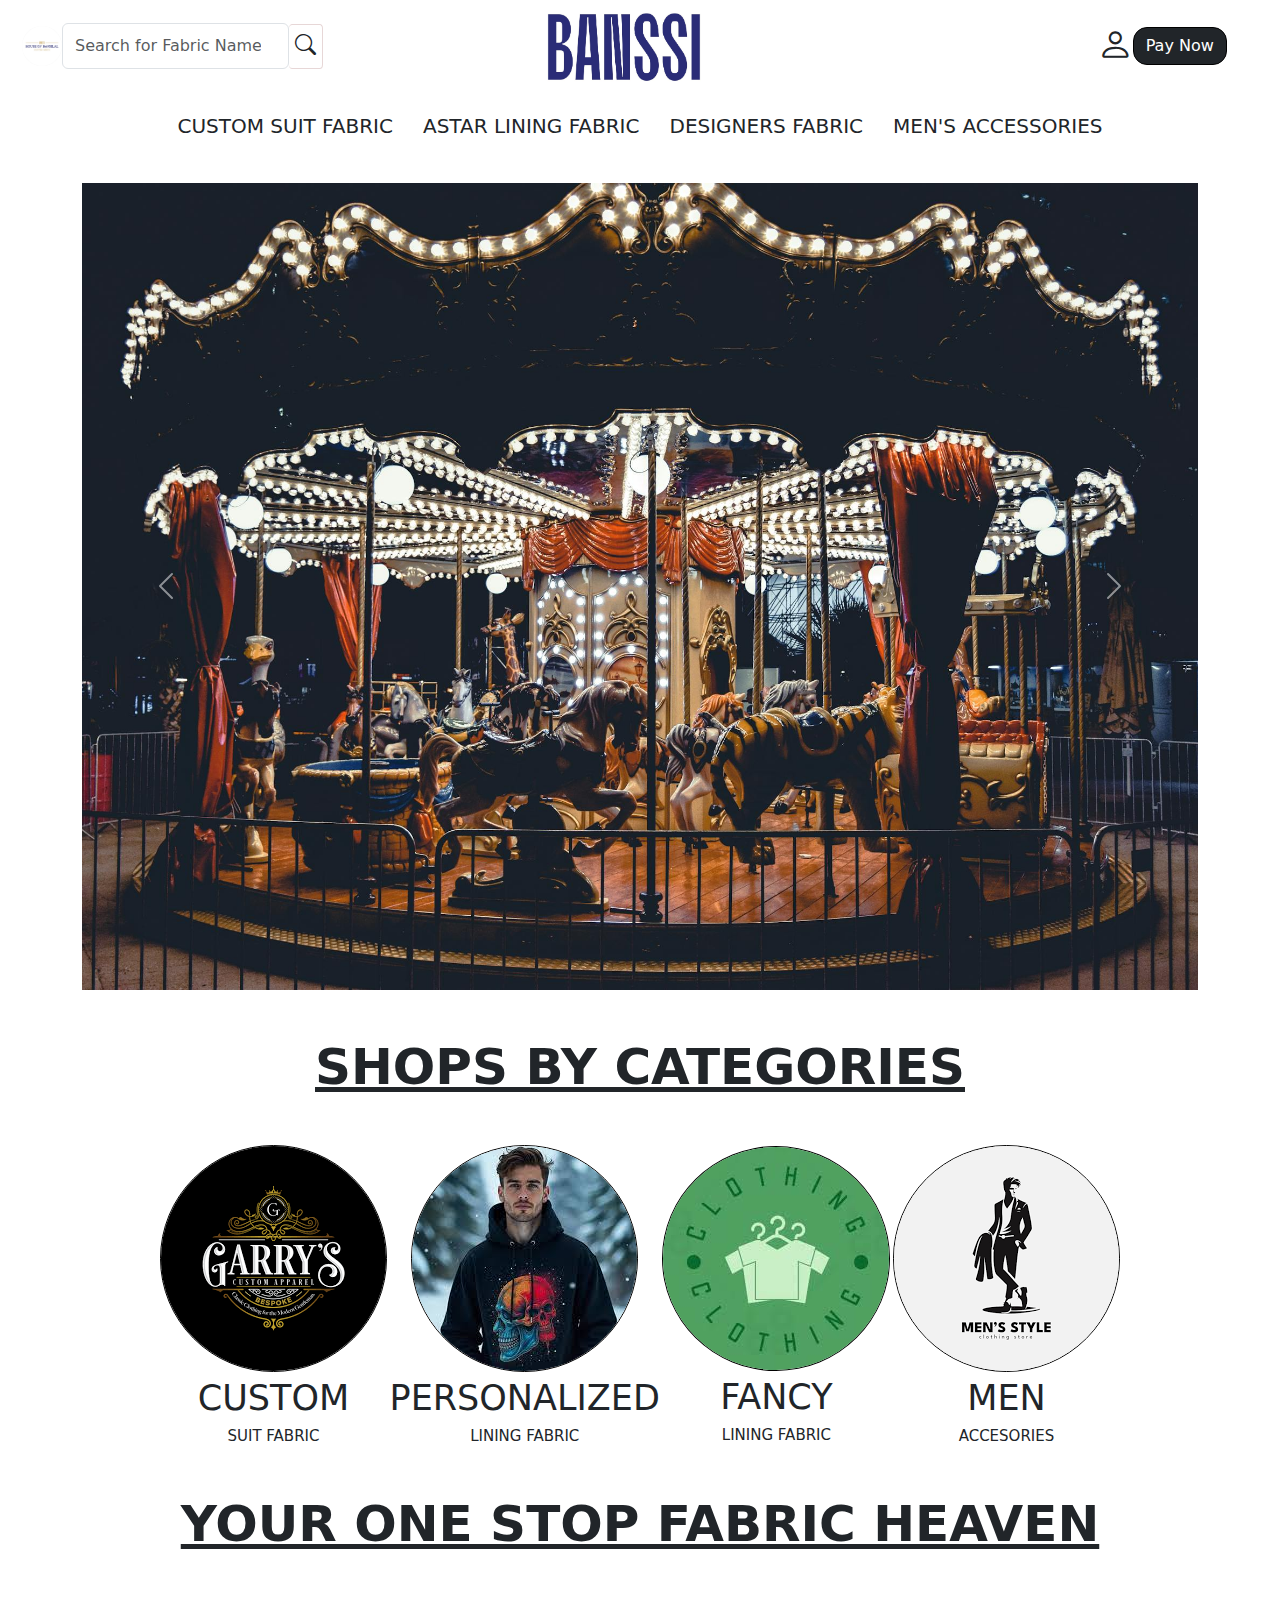
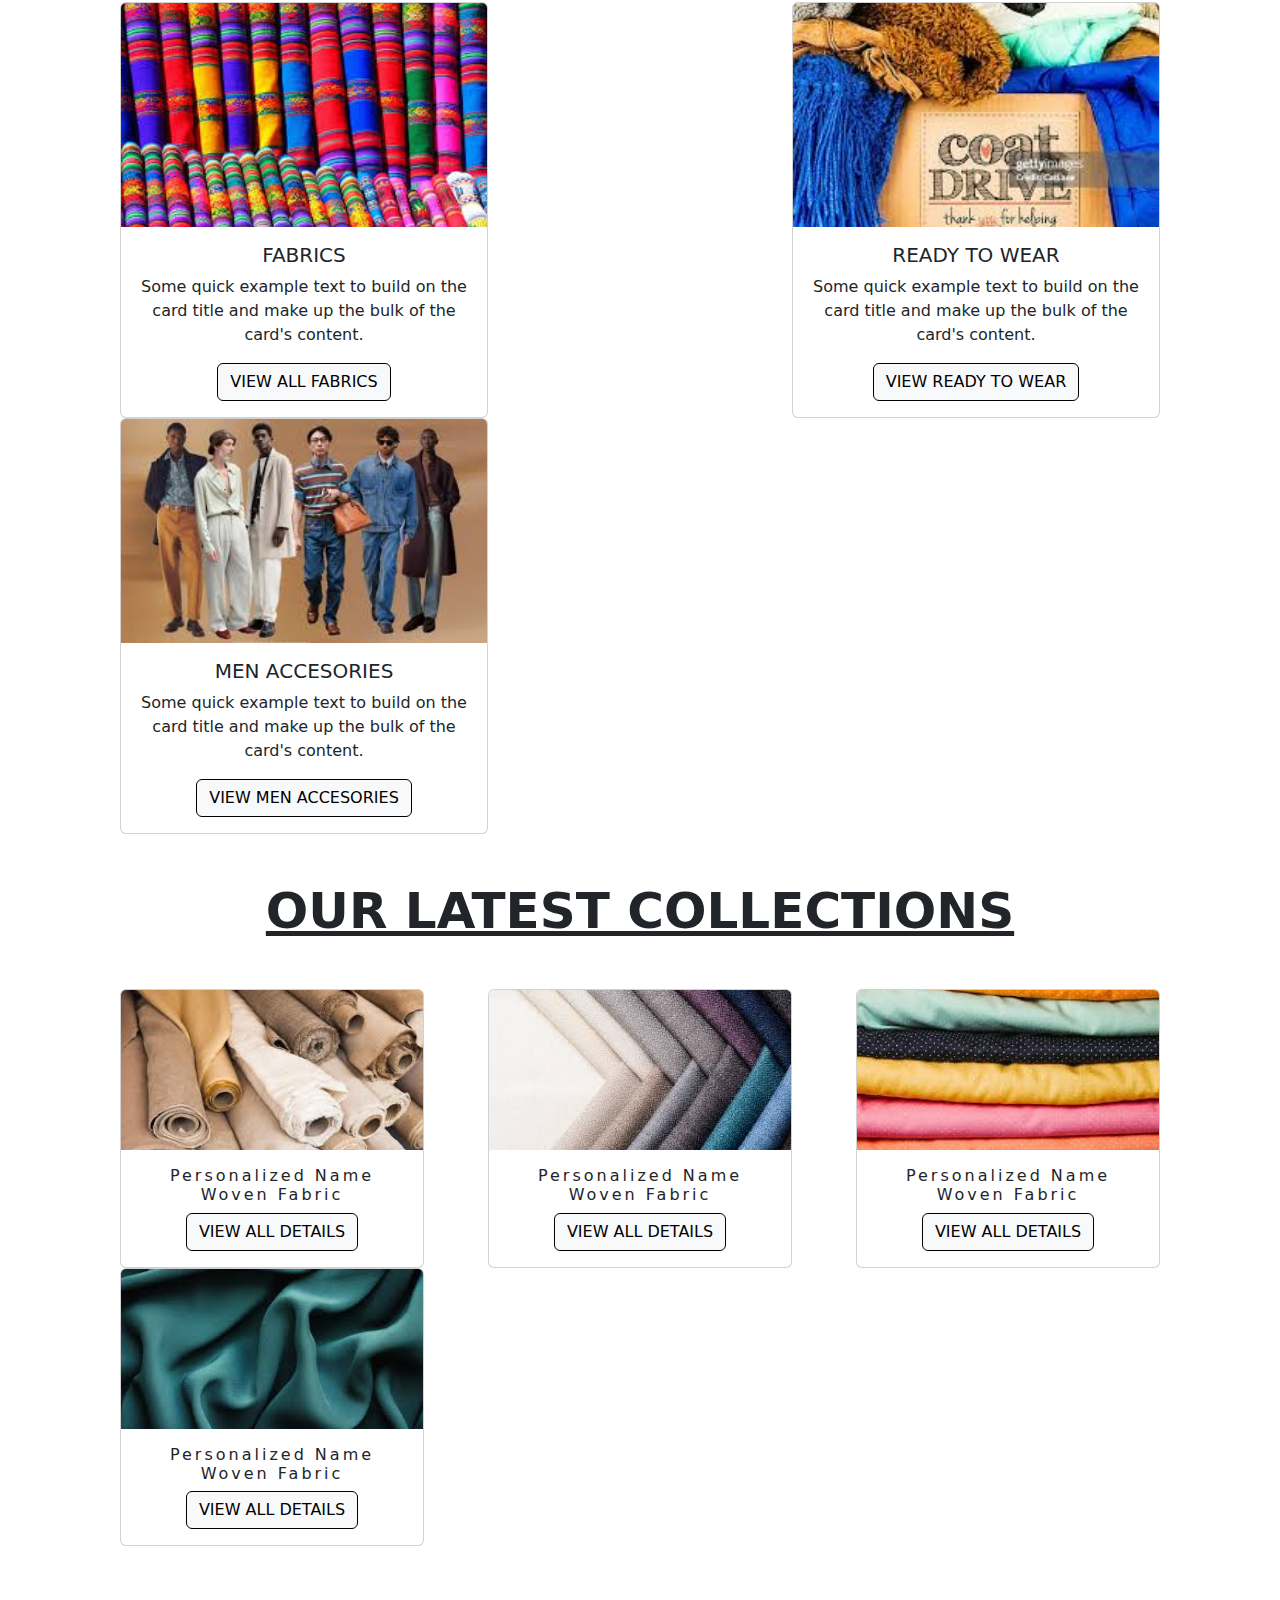
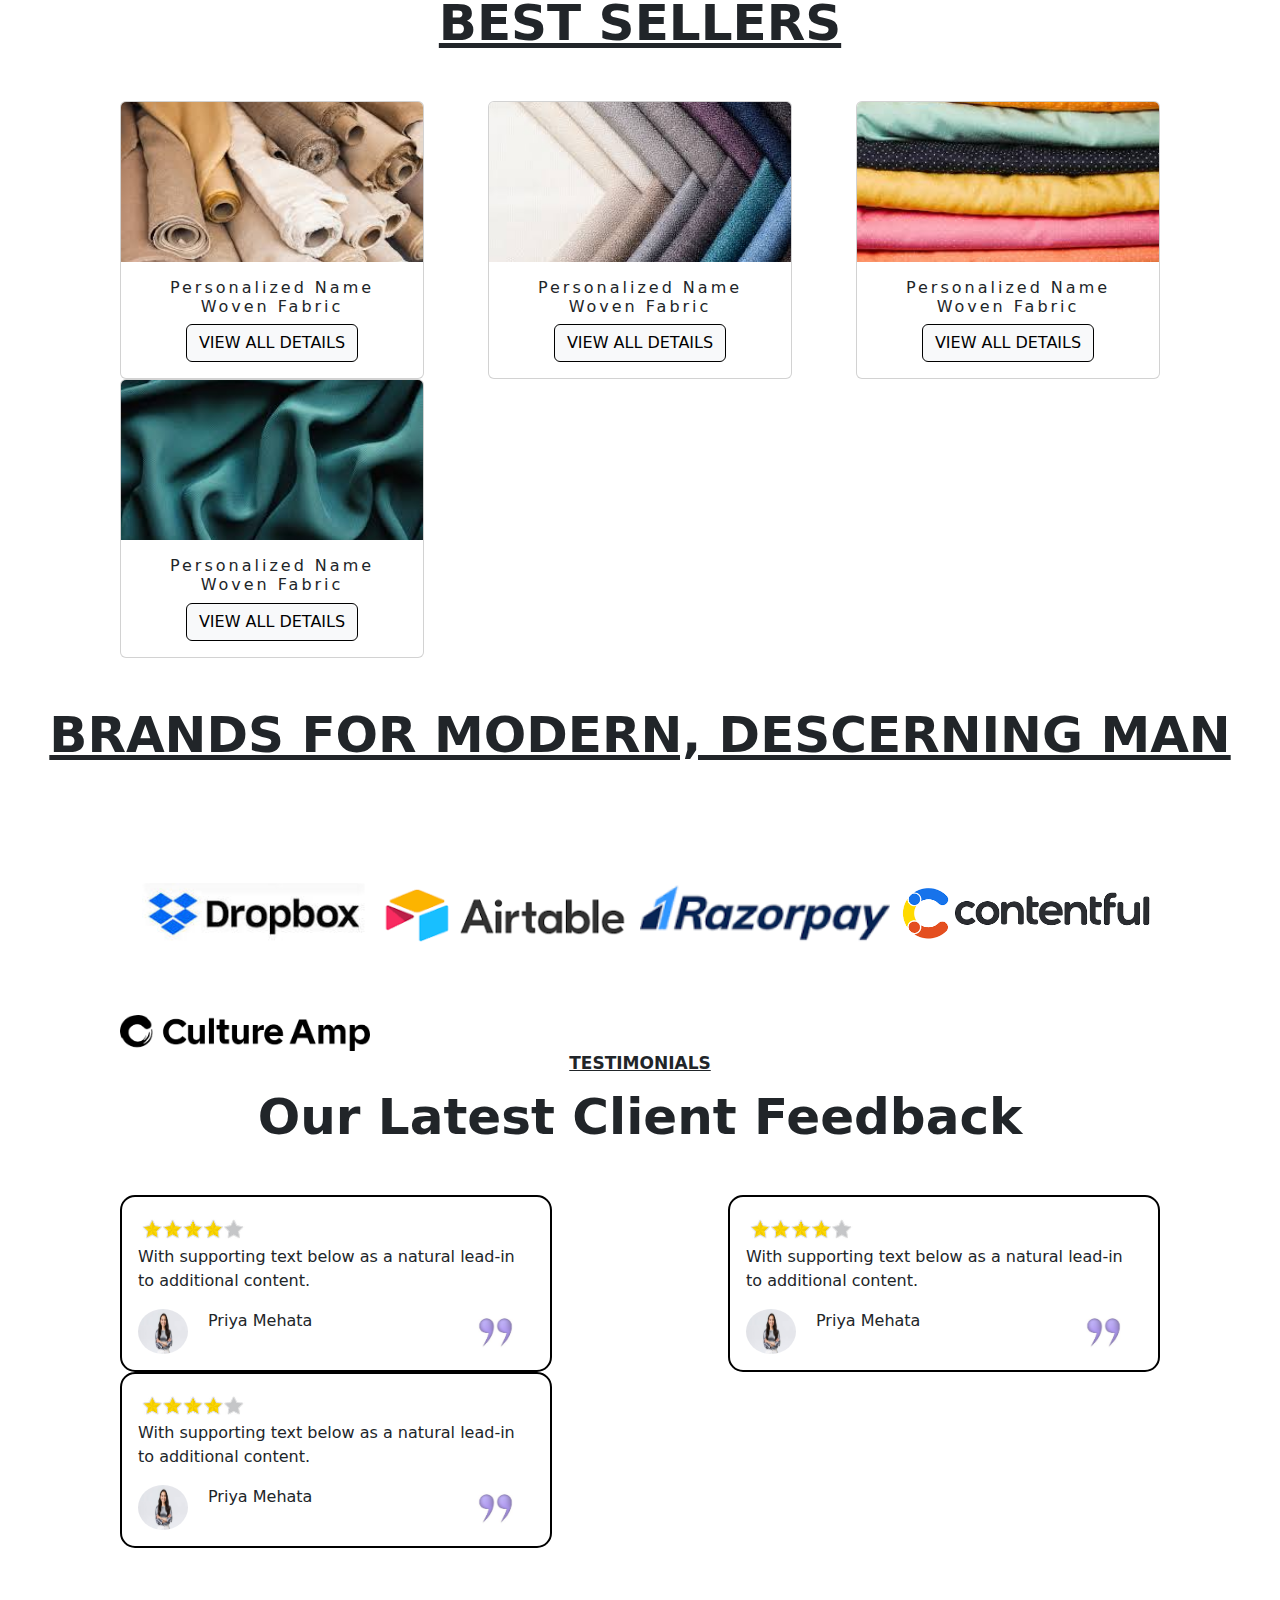
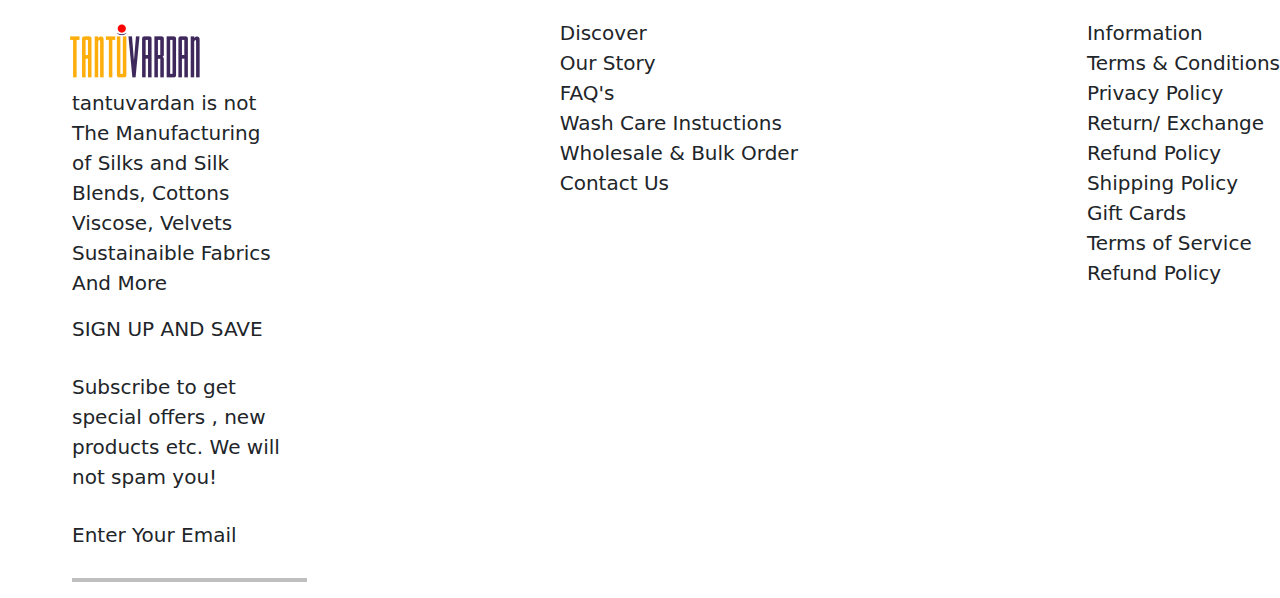
<file: Banssi/index.html>
<!DOCTYPE html>
<html lang="en">

<head>
    <meta charset="UTF-8">
    <meta name="viewport" content="width=device-width, initial-scale=1.0">
    <title>Document</title>
    <link rel="stylesheet" href="https://cdn.jsdelivr.net/npm/bootstrap@5.3.3/dist/css/bootstrap.min.css">
    <link rel="stylesheet" href="https://cdn.jsdelivr.net/npm/bootstrap-icons@1.11.3/font/bootstrap-icons.min.css">
    <link rel="stylesheet" href="./style.css">
</head>

<body>
    <nav class="navbar navbar-expand-lg" id="nav1">
        <div class="container-fluid">
            <div class="firstdiv">
                <img src="assets/bansidp.jpg" alt="">
                <form class="d-flex" role="search">
                  <input class="form-control me-2" type="search" placeholder="Search for Fabric Name">
                </form>
                <i class="bi bi-search"></i>
            </div>
            <div class="seconddiv">
                <img src="assets/bansilogo.jpg" style="width: 240px" alt="">
            </div>
            <div class="thirddiv">
                <div class="dropdown">
                    <input type="checkbox" id="dropdown-toggle">
                    <label for="dropdown-toggle"><i class="bi bi-person"></i></label>
                    <div class="dropdown-content">
                      <a href="#">Login</a>
                      <a href="#">Register</a>
                      <a href="#">Admin</a>
                    </div>
                </div>
                <div> <button type="button" class="btn btn-dark" style="border: 1px solid black; border-radius: 14px;"> Pay Now </button>
                </div>
            </div>
        </div>
    </nav>
    <nav class="navbar navbar-expand-lg">
      <div class="container-fluid">
          <!-- Toggle Button for Mobile -->
          <button class="navbar-toggler" type="button" data-bs-toggle="collapse" data-bs-target="#navbarSupportedContent" aria-controls="navbarSupportedContent" aria-expanded="false" aria-label="Toggle navigation">
              <span class="navbar-toggler-icon"></span>
          </button>
  
          <!-- Collapsible Content -->
          <div class="collapse navbar-collapse" id="navbarSupportedContent">
            <ul class="navbar-nav mx-auto mb-2 mb-lg-0">
                  <li class="nav-item dropdown">
                      <input type="checkbox" id="dropdown1">
                      <label for="dropdown1" style="font-size: 20px;">CUSTOM SUIT FABRIC</label>
                      <ul class="dropdown-menu">
                          <li><a href="page.html">MENS</a></li>
                          <li><a href="#">WOMENS</a></li>
                          <li><a href="#">SHOPPING</a></li>
                          <li><a href="#">FABRIC</a></li>
                      </ul>
                  </li>
  
                  <li class="nav-item dropdown">
                      <input type="checkbox" id="dropdown2">
                      <label for="dropdown2" style="font-size: 20px;">ASTAR LINING FABRIC</label>
                      <ul class="dropdown-menu">
                          <li><a href="#">MENS</a></li>
                          <li><a href="#">WOMENS</a></li>
                          <li><a href="#">SHOPPING</a></li>
                          <li><a href="#">FABRIC</a></li>
                      </ul>
                  </li>
  
                  <li class="nav-item dropdown">
                      <input type="checkbox" id="dropdown3">
                      <label for="dropdown3" style="font-size: 20px;">DESIGNERS FABRIC</label>
                      <ul class="dropdown-menu">
                          <li><a href="#">MENS</a></li>
                          <li><a href="#">WOMENS</a></li>
                          <li><a href="#">SHOPPING</a></li>
                          <li><a href="#">FABRIC</a></li>
                      </ul>
                  </li>
  
                  <li class="nav-item dropdown">
                      <input type="checkbox" id="dropdown4">
                      <label for="dropdown4" style="font-size: 20px;">MEN'S ACCESSORIES</label>
                      <ul class="dropdown-menu">
                          <li><a href="#">MENS</a></li>
                          <li><a href="#">WOMENS</a></li>
                          <li><a href="#">SHOPPING</a></li>
                          <li><a href="#">FABRIC</a></li>
                      </ul>
                  </li>
              </ul>
          </div>
      </div>
  </nav>

    <section class="container mt-4">
        <div id="carouselExampleCaptions" class="carousel slide" data-bs-ride="carousel">
            <div class="carousel-inner">
                <div class="carousel-item active image-wrapper">
                    <img src="./assets/car1.jpeg" class="d-block w-100" alt="...">
                </div>
                <div class="carousel-item image-wrapper">
                    <img src="./assets/car-2.webp" class="d-block w-100" alt="...">
                </div>
                <div class="carousel-item image-wrapper">
                    <img src="./assets/car-3.jpg" class="d-block w-100" alt="...">
                </div>
            </div>
            <button class="carousel-control-prev" type="button" data-bs-target="#carouselExampleCaptions"
                data-bs-slide="prev">
                <span class="carousel-control-prev-icon"></span>
            </button>
            <button class="carousel-control-next" type="button" data-bs-target="#carouselExampleCaptions"
                data-bs-slide="next">
                <span class="carousel-control-next-icon"></span>
            </button>
        </div>
    </section>

    <div class="top-header"> SHOPS BY CATEGORIES </div>
    <section class="category">
        <div style="display: flex; flex-direction: column; align-items: center;" class="image-wrapper categorydiv">
            <img src="assets/custom.png" alt="">
            <div> CUSTOM </div>
            <div> SUIT FABRIC </div>
        </div>
        <div style="display: flex; flex-direction: column; align-items: center;"  class="image-wrapper categorydiv">
            <img src="assets/person.jpeg" alt="">
            <div> PERSONALIZED </div>
            <div> LINING FABRIC </div>
        </div>
        <div style="display: flex; flex-direction: column; align-items: center;" class="image-wrapper categorydiv">
            <img src="assets/fancy.jpeg" alt="">
            <div> FANCY </div>
            <div> LINING FABRIC </div>
        </div>
        <div style="display: flex; flex-direction: column; align-items: center;" class="image-wrapper categorydiv">
            <img src="assets/men.png" alt="">
            <div> MEN</div>
            <div> ACCESORIES </div>
        </div>
    </section>

    <div class="top-header"> YOUR ONE STOP FABRIC HEAVEN </div>
    <section class="heaven">
        <div class="card" style="width: 23rem;">
            <div class="image-wrapper">
            <img src="assets/fabrics.jpeg" class="card-img-top" alt="..."></div>
            <div class="card-body">
              <h5 class="card-title"> FABRICS</h5>
              <p class="card-text">Some quick example text to build on the card title and make up the bulk of the card's content.</p>
              <a href="#" class="btn btn-light">VIEW ALL FABRICS</a>
            </div>
          </div>
          <div class="card" style="width: 23rem;">
            <div class="image-wrapper">
            <img src="assets/coat.jpeg" class="card-img-top" alt="..."> </div>
            <div class="card-body">
              <h5 class="card-title">READY TO WEAR</h5>
              <p class="card-text">Some quick example text to build on the card title and make up the bulk of the card's content.</p>
              <a href="#" class="btn btn-light">VIEW READY TO WEAR</a>
            </div>
          </div>
          <div class="card" style="width: 23rem;">
            <div class="image-wrapper">
            <img src="assets/mens.jpeg" class="card-img-top" alt="..."></div>
            <div class="card-body">
              <h5 class="card-title">MEN ACCESORIES</h5>
              <p class="card-text">Some quick example text to build on the card title and make up the bulk of the card's content.</p>
              <a href="#" class="btn btn-light">VIEW MEN ACCESORIES</a>
            </div>
          </div>
    </section>
    <div class="top-header"> OUR LATEST COLLECTIONS </div>
    <section class="latest">
        <div class="card" style="width: 19rem;">
            <div class="image-wrapper">
            <img src="assets/fab1.jpeg" class="card-img-top" alt="..."></div>
            <div class="card-body">
              <h6 class="card-title" style="letter-spacing: 3px;"> Personalized Name  <br> Woven Fabric </h6>
              <a href="#" class="btn btn-light">VIEW ALL DETAILS </a>
            </div>
          </div>
        <div class="card" style="width: 19rem;">
            <div class="image-wrapper">
            <img src="assets/fab2.jpeg" class="card-img-top" alt="..."></div>
            <div class="card-body">
              <h6 class="card-title" style="letter-spacing: 3px;"> Personalized Name  <br> Woven Fabric </h6>
              <a href="#" class="btn btn-light">VIEW ALL DETAILS </a>
            </div>
          </div>
        <div class="card" style="width: 19rem;">
            <div class="image-wrapper">
            <img src="assets/fab3.jpeg" class="card-img-top" alt="..."></div>
            <div class="card-body">
              <h6 class="card-title" style="letter-spacing: 3px;"> Personalized Name  <br> Woven Fabric </h6>
              <a href="#" class="btn btn-light">VIEW ALL DETAILS </a>
            </div>
          </div>
        <div class="card" style="width: 19rem;">
            <div class="image-wrapper">
            <img src="assets/fab4.jpeg" class="card-img-top" alt="..."></div>
            <div class="card-body">
              <h6 class="card-title" style="letter-spacing: 3px;"> Personalized Name  <br> Woven Fabric </h6>
              <a href="#" class="btn btn-light">VIEW ALL DETAILS </a>
            </div>
          </div>
          
    </section>
    <div class="top-header"> BEST SELLERS </div>
    <section class="latest">
        <div class="card" style="width: 19rem;">
            <div class="image-wrapper">
            <img src="assets/fab1.jpeg" class="card-img-top" alt="..."></div>
            <div class="card-body">
              <h6 class="card-title" style="letter-spacing: 3px;"> Personalized Name  <br> Woven Fabric </h6>
              <a href="#" class="btn btn-light">VIEW ALL DETAILS </a>
            </div>
          </div>
        <div class="card" style="width: 19rem;">
            <div class="image-wrapper">
            <img src="assets/fab2.jpeg" class="card-img-top" alt="..."></div>
            <div class="card-body">
              <h6 class="card-title" style="letter-spacing: 3px;"> Personalized Name  <br> Woven Fabric </h6>
              <a href="#" class="btn btn-light">VIEW ALL DETAILS </a>
            </div>
          </div>
        <div class="card" style="width: 19rem;">
            <div class="image-wrapper">
            <img src="assets/fab3.jpeg" class="card-img-top" alt="..."></div>
            <div class="card-body">
              <h6 class="card-title" style="letter-spacing: 3px;"> Personalized Name  <br> Woven Fabric </h6>
              <a href="#" class="btn btn-light">VIEW ALL DETAILS </a>
            </div>
          </div>
        <div class="card" style="width: 19rem;">
            <div class="image-wrapper">
            <img src="assets/fab4.jpeg" class="card-img-top" alt="..."></div>
            <div class="card-body">
              <h6 class="card-title" style="letter-spacing: 3px;"> Personalized Name  <br> Woven Fabric </h6>
              <a href="#" class="btn btn-light">VIEW ALL DETAILS </a>
            </div>
          </div>
    </section>

    <div class="top-header">
        BRANDS FOR MODERN, DESCERNING MAN
    </div>
    
      <div class="modern">
          <div><img src="assets/dropbox.png" alt=""></div>
          <div><img src="assets/airtable.png" alt=""></div>
          <div><img src="assets/razor.png" alt=""></div>
          <div><img src="assets/cont.png" alt=""></div>
          <div><img src="assets/culture.png" alt=""></div>
      </div>

    <div class="testim"> TESTIMONIALS </div>
    <div class="top-header" style="text-decoration: none; margin-top: 4px;">
        Our Latest Client Feedback
    </div>
      <div class="client">
          <div class="card">
              <div class="card-body">
                  <div><img src="assets/5 stars.jpeg" alt=""></div>
                  <p class="card-text">With supporting text below as a natural lead-in to additional content.</p>
                  <div class="client-bottom">
                      <div><img src="assets/person1.jpeg" alt="" style="width:50px;height: 45px;margin-right: 20px; border-radius: 50%;"></div>
                      <div> Priya Mehata</div>
                      <div> <img src="assets/comma.png" alt=""> </div>
                  </div>
              </div>
          </div>
          <div class="card">
              <div class="card-body">
                  <div><img src="assets/5 stars.jpeg" alt=""></div>
                  <p class="card-text">With supporting text below as a natural lead-in to additional content.</p>
                  <div class="client-bottom">
                      <div><img src="assets/person1.jpeg" alt="" style="width:50px;height: 45px;margin-right: 20px; border-radius: 50%;"></div>
                      <div> Priya Mehata</div>
                      <div> <img src="assets/comma.png" alt=""> </div>
                  </div>
              </div>
          </div>
          <div class="card">
              <div class="card-body">
                  <div><img src="assets/5 stars.jpeg" alt=""></div>
                  <p class="card-text">With supporting text below as a natural lead-in to additional content.</p>
                  <div class="client-bottom">
                      <div><img src="assets/person1.jpeg" alt="" style="width:50px;height: 45px;margin-right: 20px; border-radius: 50%;"></div>
                      <div> Priya Mehata</div>
                      <div> <img src="assets/comma.png" alt=""> </div>
                  </div>
              </div>
          </div>
      </div>

    <section class="footer">
        <div class="card1">
            <ul>
                <li style="margin-left: 0px;"> <img src="assets/tantu1.png" alt="" width="200px"></li>
                <li>  tantuvardan is not</li>
                <li>  The Manufacturing </li>
                <li>  of Silks and Silk</li>
                <li>   Blends, Cottons</li>
                <li>  Viscose, Velvets</li>
                <li>  Sustainaible Fabrics</li>
                <li>  And More</li>
            </ul>
        </div>
        <div class="card2">
            <ul>
                <li>  Discover </li>
                <li>  Our Story </li>
                <li>  FAQ's </li>
                <li> Wash Care Instuctions </li>
                <li>  Wholesale & Bulk Order </li>
                <li> Contact Us </li>
            </ul>
        </div>
        <div class="card3">
            <ul>
                <li>  Information </li>
                <li>  Terms & Conditions </li>
                <li>  Privacy Policy </li>
                <li>  Return/ Exchange </li>
                <li>  Refund Policy </li>
                <li> Shipping Policy </li>
                <li>  Gift Cards </li>
                <li>  Terms of Service </li>
                <li>  Refund Policy </li>
            </ul>
        </div>
        <div class="card4">
            <ul>
                <li> SIGN UP AND SAVE </li>
                <li> Subscribe to get special offers , new products etc.  We will not spam you! </li>
                <li> Enter Your Email </li>
                <hr style="margin-left: 40px; border: 2px solid black;">
            </ul>
        </div>
    </section>

    <script src="https://cdn.jsdelivr.net/npm/bootstrap@5.3.3/dist/js/bootstrap.bundle.min.js"></script>
    <!-- <script src="./main.js"></script> -->
</body>

</html>
</file>
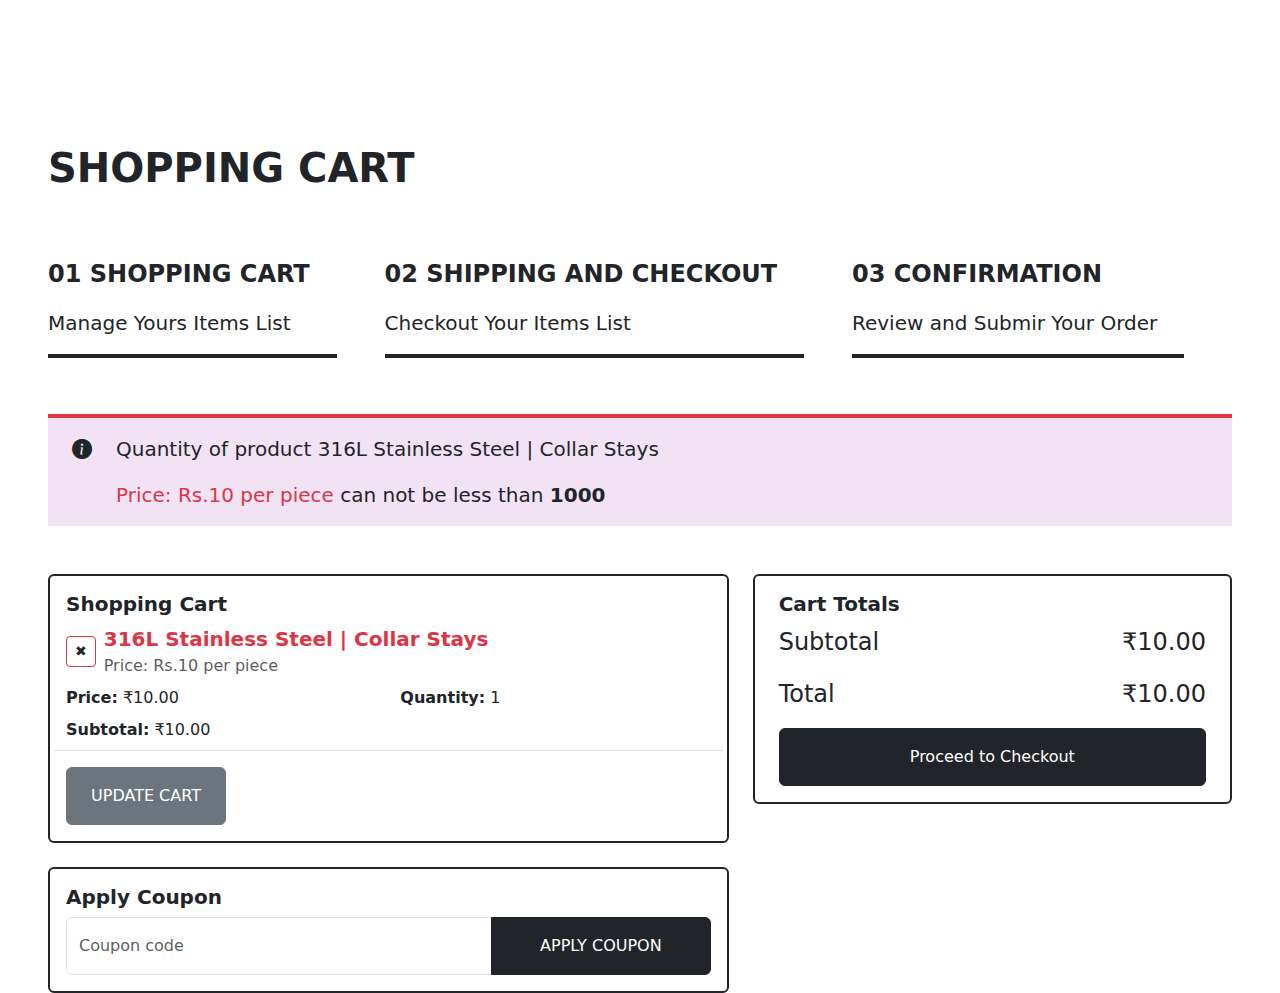
<file: Banssi/cart.html>
<!DOCTYPE html>
<html lang="en">

<head>
    <meta charset="UTF-8">
    <meta name="viewport" content="width=device-width, initial-scale=1.0">
    <title>Cart</title>
    <link rel="stylesheet" href="https://cdn.jsdelivr.net/npm/bootstrap@5.3.3/dist/css/bootstrap.min.css">
    <link rel="stylesheet" href="https://cdn.jsdelivr.net/npm/bootstrap-icons@1.11.3/font/bootstrap-icons.min.css">
</head>

<body>
    <div class="w-100 mt-5 pt-5">
        <h1 class="fw-bold ms-5 pt-5">SHOPPING CART</h1>
    </div>
    <div class="con1 mt-5 d-flex justify-content-between flex-column flex-md-row ms-5 me-5">
        <div class="leftcon1 me-5 pt-3 flex-sm-fill">
            <p class="fw-bold fs-4">01 SHOPPING CART</p>
            <p class="fs-5">Manage Yours Items List
            <p>
            <h1 class="border border-2 border-dark">
        </div>
        <div class="middlecon1 me-5 pt-3 flex-sm-fill">
            <p class="fw-bold fs-4">02 SHIPPING AND CHECKOUT</p>
            <p class="fs-5 ">Checkout Your Items List
            <p>
            <h1 class="border border-2 border-dark">
        </div>
        <div class="rightcon1 pt-3 me-5 flex-sm-fill">
            <p class="fw-bold fs-4">03 CONFIRMATION</p>
            <p class="fs-5 ">Review and Submir Your Order
            <p>
            <h1 class="border border-2 border-dark">
        </div>
    </div>
    <div class="mt-5 mx-5 d-flex border-top border-danger border-4" style="background-color: rgba(136, 9, 161, 0.112);">
        <div class="py-3 px-4 fs-5"><i class="bi bi-info-circle-fill"></i></div>
        <div>
            <p class="fs-5 pt-3">Quantity of product 316L Stainless Steel | Collar Stays</p>
            <p class="fs-5"><span class="text-danger">Price: Rs.10 per piece </span> can not be less than <span
                    class="fw-bold">1000</span></p>
        </div>
    </div>

    <section class="mx-5 mt-5">
            <div class="row">
                <div class="col-lg-7">
                    <div>
                        <!-- <div class="card p-3">
                            <h5 class="fw-bold">Shopping Cart</h5>
                            <table class="table">
                                <thead>
                                    <tr>
                                        <th>Product</th>
                                        <th>Price</th>
                                        <th>Quantity</th>
                                        <th>Subtotal</th>
                                    </tr>
                                </thead>
                                <tbody>
                                    <tr>
                                        <td class="d-flex">
                                            <div class="pe-3 py-4">
                                                <button class="btn btn-sm border-danger">✖</button>
                                            </div>
                                            <div><span class="text-danger fw-bold fs-4">316L Stainless Steel | Collar
                                                    Stays</span>
                                                <p class="text-muted">Price: Rs.10 per piece</p>
                                            </div>
                                        </td>
                                        <td>₹10.00</td>
                                        <td>1</td>
                                        <td>₹10.00</td>
                                    </tr>
                                </tbody>
                            </table>
                            <button class="btn btn-secondary" style="width: 10rem;">UPDATE CART</button>
                        </div> -->
                        <div class="card p-3 border-2 border-dark">
                            <h5 class="fw-bold">Shopping Cart</h5>
                        
                            <div class="row border-bottom pb-2">
                                
                                <div class="col-12 d-flex align-items-center">
                                    <button class="btn btn-sm border-danger me-2">✖</button>
                                    <div>
                                        <span class="text-danger fw-bold fs-5">316L Stainless Steel | Collar Stays</span>
                                        <p class="text-muted mb-0">Price: Rs.10 per piece</p>
                                    </div>
                                </div>
                        
                                <div class="col-6 mt-2">
                                    <strong>Price:</strong> ₹10.00
                                </div>
 
                                <div class="col-6 mt-2">
                                    <strong>Quantity:</strong> 1
                                </div>
                        
                                <div class="col-12 mt-2">
                                    <strong>Subtotal:</strong> ₹10.00
                                </div>
                            </div>
                        
                            <button class="btn btn-secondary mt-3 py-3" style="width: 10rem;">UPDATE CART</button>
                        </div>
                        
                    </div>
                    
                    <div class="row mt-4">
                        <div>
                            <div class="card p-3 border-2 border-dark">
                                <h5 class="fw-bold">Apply Coupon</h5>
                                <div class="input-group">
                                    <input type="text" class="form-control" placeholder="Coupon code">
                                    <button class="btn btn-dark py-3 px-5">APPLY COUPON</button>
                                </div>
                            </div>
                        </div>
                    </div>
                </div>

                <div class="col-lg-5">
                    <div class="card px-4 py-3 border-2 border-dark">
                        <h5 class="fw-bold">Cart Totals</h5>
                        <div class="d-flex justify-content-between fs-4">
                            <p>Subtotal</p>
                            <p>₹10.00</p>
                        </div>
                        <div class="d-flex justify-content-between fs-4">
                            <p>Total</p>
                            <p>₹10.00</p>
                        </div>
                        <button class="btn btn-dark w-100 py-3">Proceed to Checkout</button>
                    </div>
                </div>
            </div>
    </section>
</body>

</html>
</file>
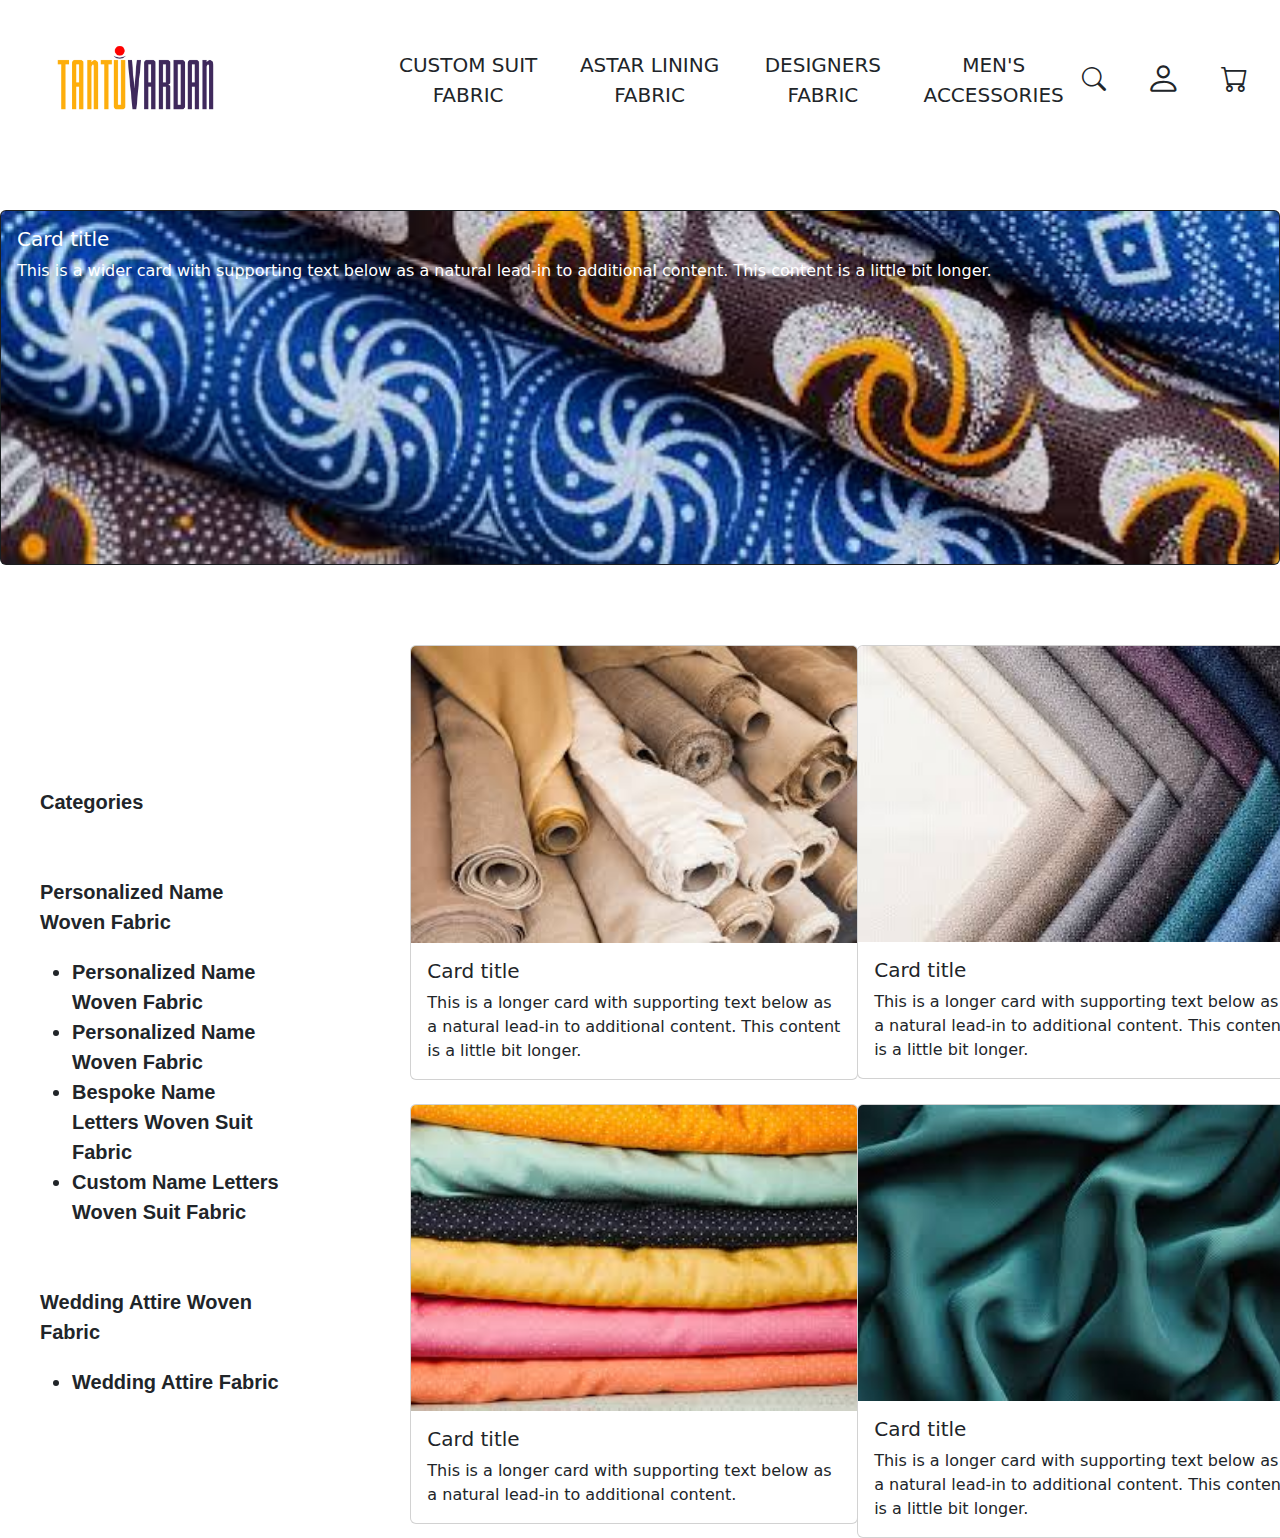
<file: Banssi/page.html>
<!DOCTYPE html>
<html lang="en">
<head>
    <meta charset="UTF-8">
    <meta name="viewport" content="width=device-width, initial-scale=1.0">
    <title>Document</title>
    <link rel="stylesheet" href="https://cdn.jsdelivr.net/npm/bootstrap@5.3.3/dist/css/bootstrap.min.css">
    <link rel="stylesheet" href="https://cdn.jsdelivr.net/npm/bootstrap-icons@1.11.3/font/bootstrap-icons.min.css">
    <link rel="stylesheet" href="./style.css">
</head>
<body>
    <nav class="navbar navbar-expand-lg" style="margin-left: 0%; margin-top: 30px;">
        <div class="container-fluid">
            <div>
                <img src="assets/tantu1.png" style="width: 240px;" alt="">
            </div>
            <div class="collapse navbar-collapse" id="navbarSupportedContent" style="margin-left: 10%;">
                <ul class="navbar-nav me-auto mb-2 mb-lg-0">
                    
                    <li class="nav-item dropdown">
                        <input type="checkbox" id="dropdown1">
                        <label for="dropdown1" style="font-size: 20px;">CUSTOM SUIT FABRIC</label>
                        <ul class="dropdown-menu">
                            <li><a href="#">Mens</a></li>
                            <li><a href="#">Womens</a></li>
                            <li><a href="#">Shopping</a></li>
                            <li><a href="#">Electronics</a></li>
                        </ul>
                    </li>
    
                    <li class="nav-item dropdown">
                        <input type="checkbox" id="dropdown2">
                        <label for="dropdown2" style="font-size: 20px;">ASTAR LINING FABRIC</label>
                        <ul class="dropdown-menu">
                            <li><a href="#">Mens</a></li>
                            <li><a href="#">Womens</a></li>
                            <li><a href="#">Shopping</a></li>
                            <li><a href="#">Electronics</a></li>
                        </ul>
                    </li>
    
                    <li class="nav-item dropdown">
                        <input type="checkbox" id="dropdown3">
                        <label for="dropdown3" style="font-size: 20px;">DESIGNERS FABRIC</label>
                        <ul class="dropdown-menu">
                            <li><a href="#">Mens</a></li>
                            <li><a href="#">Womens</a></li>
                            <li><a href="#">Shopping</a></li>
                            <li><a href="#">Electronics</a></li>
                        </ul>
                    </li>
    
                    <li class="nav-item dropdown">
                        <input type="checkbox" id="dropdown4">
                        <label for="dropdown4" style="font-size: 20px;">MEN'S ACCESSORIES</label>
                        <ul class="dropdown-menu">
                            <li><a href="#">Mens</a></li>
                            <li><a href="#">Womens</a></li>
                            <li><a href="#">Shopping</a></li>
                            <li><a href="#">Electronics</a></li>
                        </ul>
                    </li>
    
                </ul>
            </div>
            <div> <i class="bi bi-search" style="font-size: 24px; margin-right: 40px;"></i></div>
            <div class="dropdown">
                <input type="checkbox" id="dropdown-toggle">
                <label for="dropdown-toggle"><i class="bi bi-person" style="margin-right: 40px;"></i></label>
                <div class="dropdown-content">
                  <a href="#">Login</a>
                  <a href="#">Register</a>
                  <a href="#">Admin</a>
                </div>
            </div>
            <div><i class="bi bi-cart" style="font-size: 27px; margin-right: 20px;"></i></div>
        </div>
    </nav>

    <div class="card bg-dark text-white" style="margin: 80px 0;">
        <img src="assets/longfab.jpeg" class="card-img" alt="...">
        <div class="card-img-overlay">
          <h5 class="card-title">Card title</h5>
          <p class="card-text">This is a wider card with supporting text below as a natural lead-in to additional content. This content is a little bit longer.</p>
        </div>
      </div>

    <section id="pagesecond">
        <div class="categ"> 
            <div> Categories </div>
            <div>Personalized Name Woven Fabric
                <ul>
                    <li>Personalized Name Woven Fabric</li>
                    <li>Personalized Name Woven Fabric</li>
                    <li>Bespoke Name Letters Woven Suit Fabric</li>
                    <li>Custom Name Letters Woven Suit Fabric</li>
                </ul>
            </div>
            <div>Wedding Attire Woven Fabric
                <ul>
                    <li>Wedding Attire Fabric</li>
                </ul>
            </div>
         </div>
        <div class="row row-cols-1 row-cols-md-2 g-4">
            <div class="col">
              <div class="card">
                <img src="assets/fab1.jpeg" class="card-img-top" alt="...">
                <div class="card-body">
                  <h5 class="card-title">Card title</h5>
                  <p class="card-text">This is a longer card with supporting text below as a natural lead-in to additional content. This content is a little bit longer.</p>
                </div>
              </div>
            </div>
            <div class="col">
              <div class="card">
                <img src="assets/fab2.jpeg" class="card-img-top" alt="...">
                <div class="card-body">
                  <h5 class="card-title">Card title</h5>
                  <p class="card-text">This is a longer card with supporting text below as a natural lead-in to additional content. This content is a little bit longer.</p>
                </div>
              </div>
            </div>
            <div class="col">
              <div class="card">
                <img src="assets/fab3.jpeg" class="card-img-top" alt="...">
                <div class="card-body">
                  <h5 class="card-title">Card title</h5>
                  <p class="card-text">This is a longer card with supporting text below as a natural lead-in to additional content.</p>
                </div>
              </div>
            </div>
            <div class="col">
              <div class="card">
                <img src="assets/fab4.jpeg" class="card-img-top" alt="...">
                <div class="card-body">
                  <h5 class="card-title">Card title</h5>
                  <p class="card-text">This is a longer card with supporting text below as a natural lead-in to additional content. This content is a little bit longer.</p>
                </div>
              </div>
            </div>
          </div>
    </section>
</body>
</html>
</file>
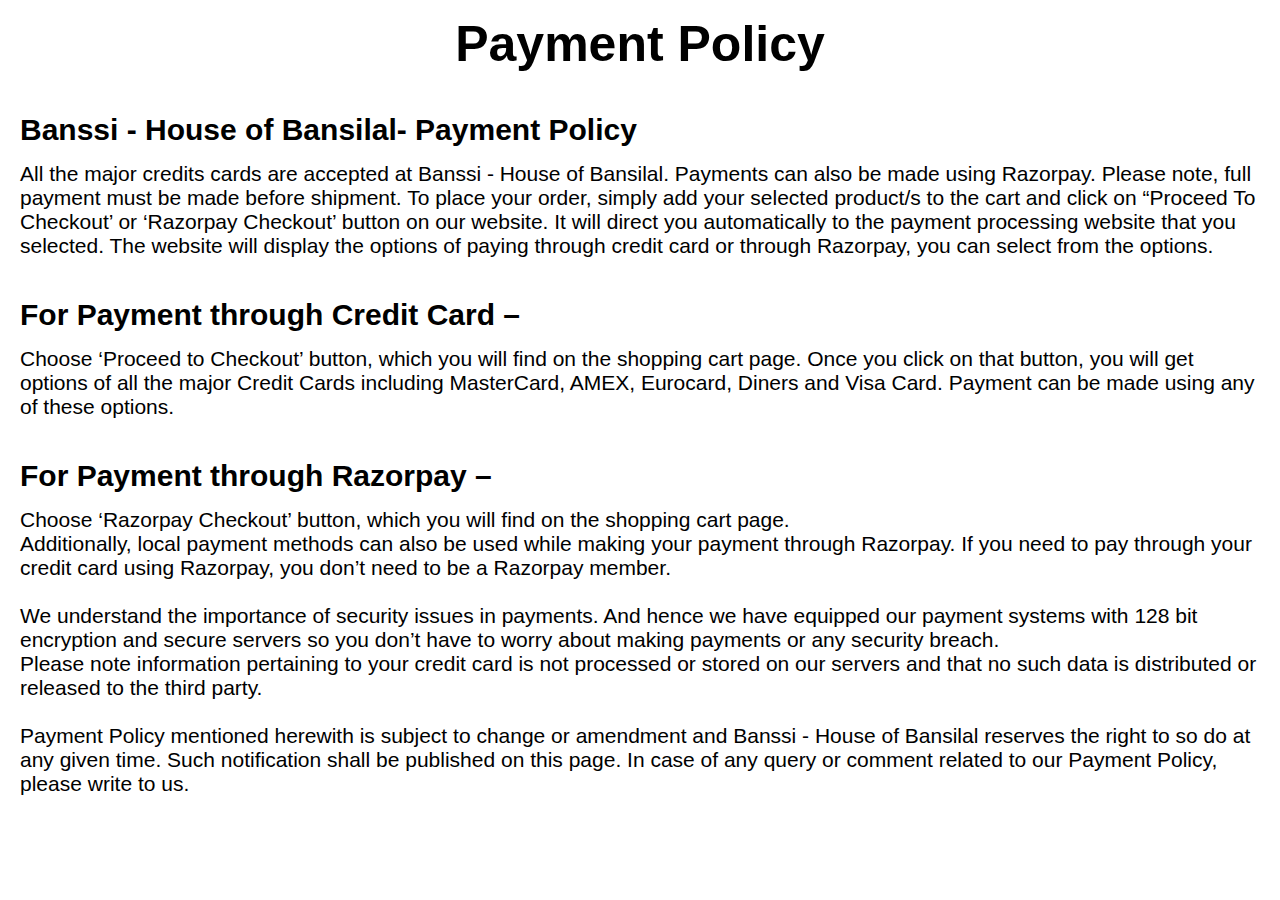
<file: Banssi/paymentpolicy.html>
<!DOCTYPE html>
<html lang="en">
<head>
    <meta charset="UTF-8">
    <meta name="viewport" content="width=device-width, initial-scale=1.0">
    <title>Document</title>
    <link rel="stylesheet" href="style1.css">
</head>
<body>
    <div class="toppagetext"> Payment Policy</div>
    <div class="toptext m40"> Banssi - House of Bansilal- Payment Policy </div>
    <div class="bottomtext">All the major credits cards are accepted at Banssi - House of Bansilal. Payments can also be made using Razorpay. Please note, full payment must be made before shipment. To place your order, simply add your selected product/s to the cart and click on “Proceed To Checkout’ or ‘Razorpay Checkout’ button on our website. It will direct you automatically to the payment processing website that you selected. The website will display the options of paying through credit card or through Razorpay, you can select from the options. 
        </div>
        <div class="toptext m40">For Payment through Credit Card –</div>
        <div class="bottomtext"> Choose ‘Proceed to Checkout’ button, which you will find on the shopping cart page. Once you click on that button, you will get options of all the major Credit Cards including MasterCard, AMEX, Eurocard, Diners and Visa Card. Payment can be made using any of these options.         
            </div>
    <div class="toptext m40">For Payment through Razorpay –</div>
    <div class="bottomtext">Choose ‘Razorpay Checkout’ button, which you will find on the shopping cart page. <br>
        Additionally, local payment methods can also be used while making your payment through Razorpay. If you need to pay through your credit card using Razorpay, you don’t need to be a Razorpay member. <br> <br>
        We understand the importance of security issues in payments. And hence we have equipped our payment systems with 128 bit encryption and secure servers so you don’t have to worry about making payments or any security breach. <br>
        Please note information pertaining to your credit card is not processed or stored on our servers and that no such data is distributed or released to the third party. <br><br>
        Payment Policy mentioned herewith is subject to change or amendment and Banssi - House of Bansilal reserves the right to so do at any given time. Such notification shall be published on this page. In case of any query or comment related to our Payment Policy, please write to us.                
        </div>

</body>
</html>
</file>
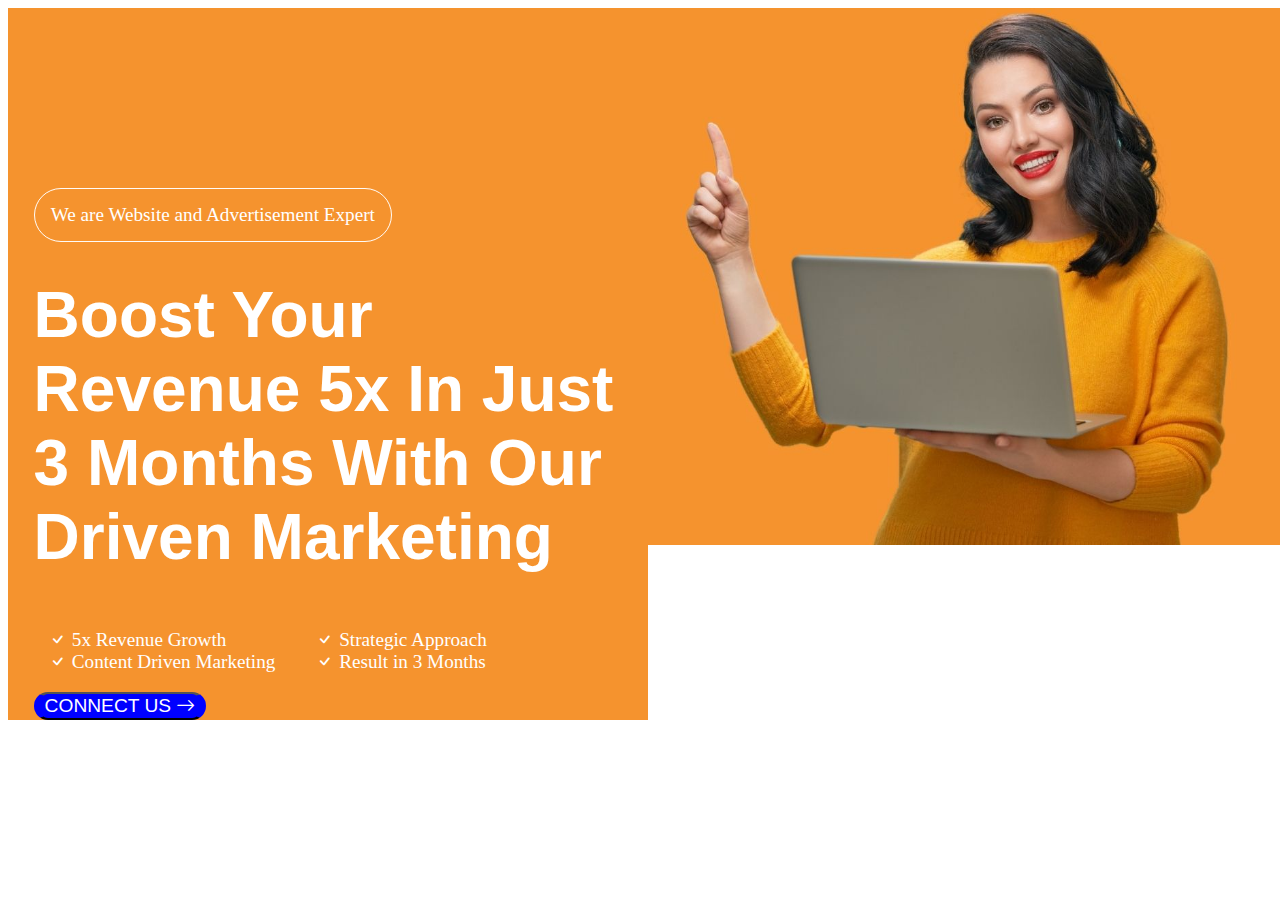
<file: Banssi/photo.html>
<!DOCTYPE html>
<html lang="en">
<head>
    <meta charset="UTF-8">
    <meta name="viewport" content="width=device-width, initial-scale=1.0">
    <title>Document</title>
    <link rel="stylesheet" href="https://cdn.jsdelivr.net/npm/bootstrap-icons@1.11.3/font/bootstrap-icons.min.css">
    <link href="https://cdn.jsdelivr.net/npm/bootstrap@5.0.2/dist/css/bootstrap.min.css" rel="stylesheet" integrity="sha384-EVSTQN3/azprG1Anm3QDgpJLIm9Nao0Yz1ztcQTwFspd3yD65VohhpuuCOmLASjC" crossorigin="anonymous">
</head>
<style>
    .con{
        display: flex;
        width: 100vw;
    }
    .first{
        width: 50%;
        background-color: #f5932e;
    }
    .second{
        width: 50%;
    }
    .second img{
        width: 50vw;
        display: block;
    }
    .first .firsttext{
        border: 1px solid rgba(255, 255, 255, 0.966);
        padding: 15px;
        color: white;
        font-weight: 500;
        width: 51%;
        margin-top: 20vh;
        font-size: 1.2rem;
        margin-left: 2vw;
        text-align: center;
    }
    .first h1{
        font-family: 'Segoe UI', Tahoma, Geneva, Verdana, sans-serif;
        font-weight: 700;
        font-size: 4rem;
        color: white;
        margin: 4vh 2vw;
    }
    .first .list{
        display: flex;
        font-size: 1.2rem;
        color: white;
        align-items: center;
        flex-wrap: wrap;
    }
    .first .list li{
        list-style-type: none;
    }
    .first button{
        margin-left: 2vw;
        background-color: blue;
        color: white;
        font-family: 'Segoe UI', Tahoma, Geneva, Verdana, sans-serif;
        font-size: 1.2rem;
        font-weight: 500;
    }
    #img2{
        display: none;
    }
    .circle-border {
            border-left: 5px solid white;
            border-right: 5px solid white;
            border-top-left-radius: 50px;
            border-bottom-left-radius: 50px;
            border-top-right-radius: 50px;
            border-bottom-right-radius: 50px;
        }
        @media (max-width:1024px) {
            #img2{
                display: block;
            }
            .first h1{
                font-size: 3rem;
            }
            
        }
        @media (max-width:768px) {
            .second img{
                display: none;
            }
            .second{
                width: 0vw;
            }
            .second img{
                width: 0vw;
            }
            .first{
                width: 100vw;
            }
            .first .firsttext{
                width: 60%;
                margin-top: 2vh;
            }
            .first button{
                font-size: 1rem;
            }
        }
        @media (max-width:480px) {
            .first{
                height: 80vh;
            }
            .first .firsttext{
                width: 75%;
                font-size: 0.8rem;
                margin-top: 15vh;
            }
            .first h1{
                font-size: 2rem;
            }
            .first .list{
                font-size: 1rem;
            }
            .first button{
                font-size: 1rem;
                margin-top: 1vh;
            }
        }
</style>
<body>
    <section class="con">
        <div class="first">
            <div class="firsttext circle-border"> We are Website and Advertisement Expert </div>
            <div><h1>Boost Your Revenue 5x In Just 3 Months With Our Driven Marketing </h1></div>
            <div class="list">
                <div>
                     <ul>
                        <li><i class="bi bi-check"></i> 5x Revenue Growth</li>
                        <li><i class="bi bi-check"></i> Content Driven Marketing </li>
                     </ul>                     
                </div>
                <div class="list">
                     <ul>
                        <li><i class="bi bi-check"></i> Strategic Approach</li>
                        <li><i class="bi bi-check"></i> Result in 3 Months</li>
                     </ul>                     
                </div>
            </div>
            <div><button type="button" class="btn circle-border" style="border-left: 5px solid blue; border-right: 5px solid blue;"> CONNECT US <i class="bi bi-arrow-right"></i></button> </div>
        </div>
        <div class="second">
            <img src="assets/car-4.jpg" alt="" >
            <img id="img2" src="assets/car-4.jpg" alt="" >
        </div>
    </section>
</body>
</html>
</file>
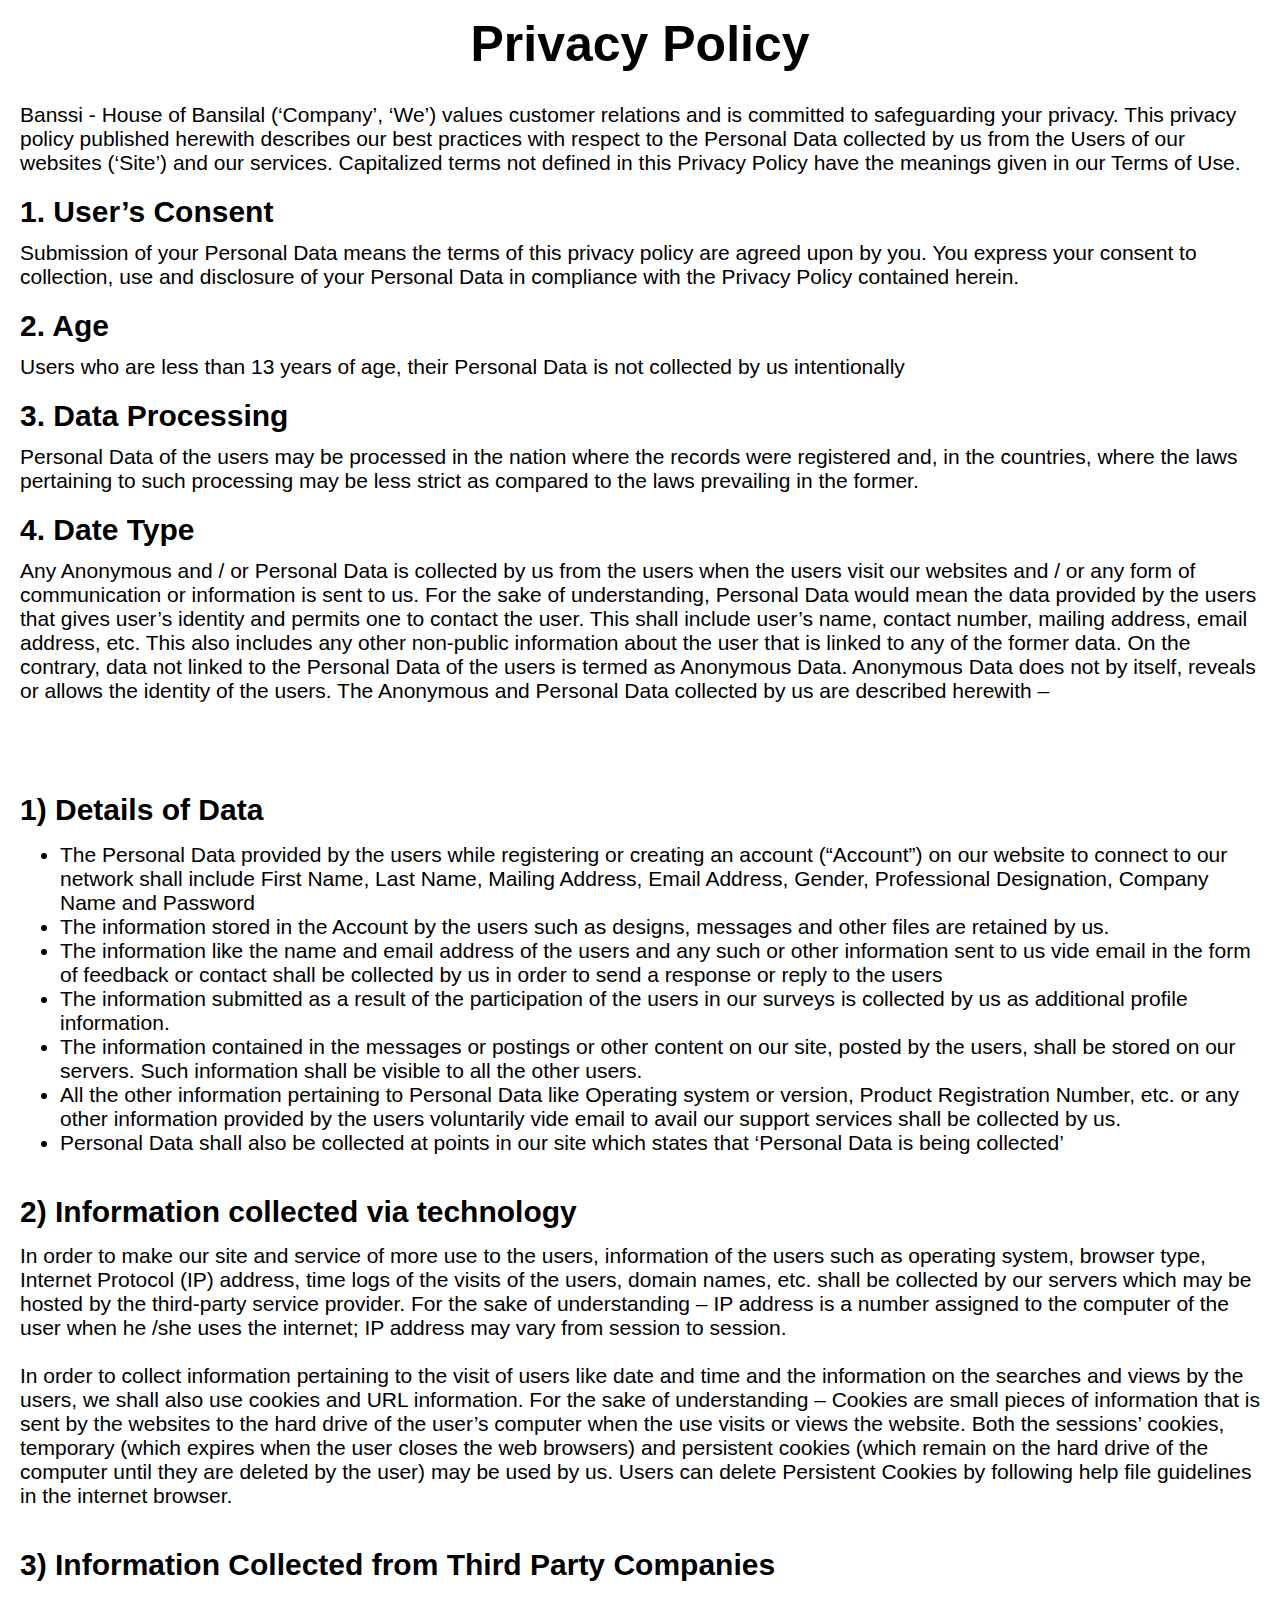
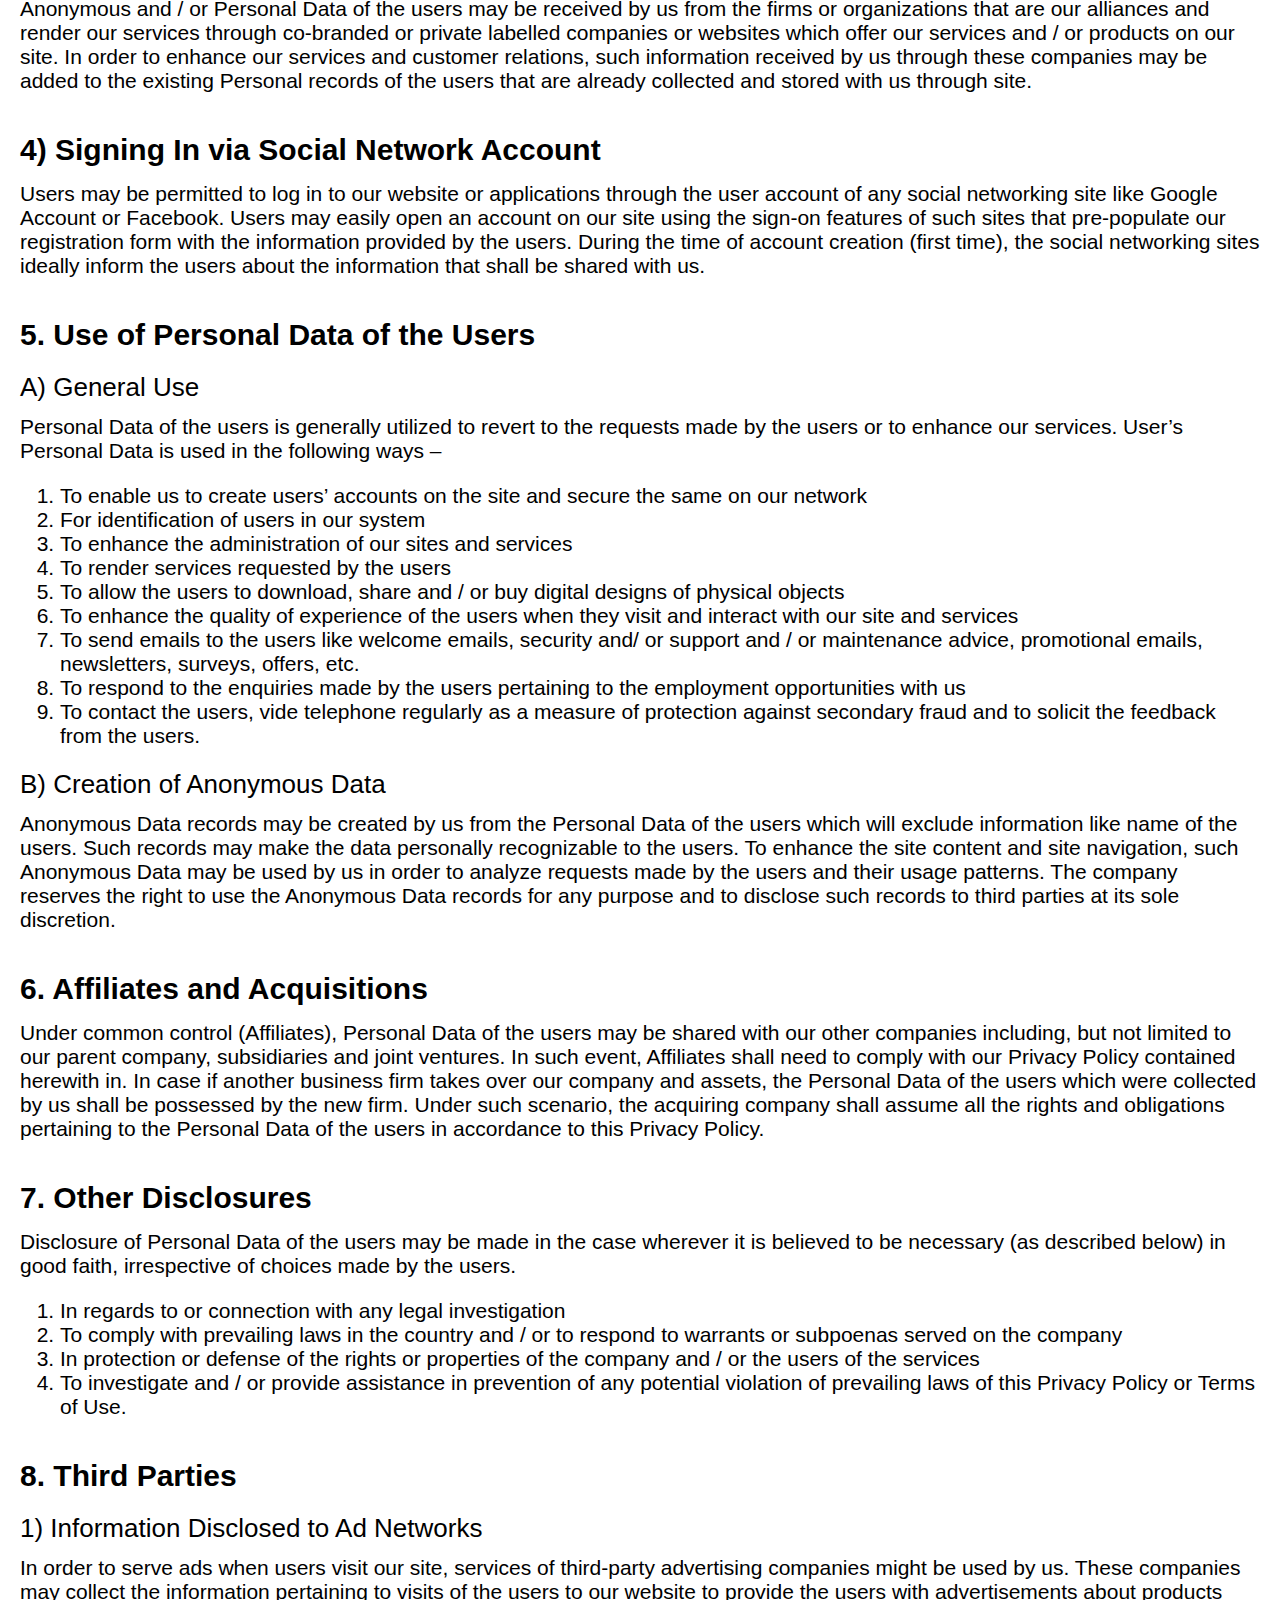
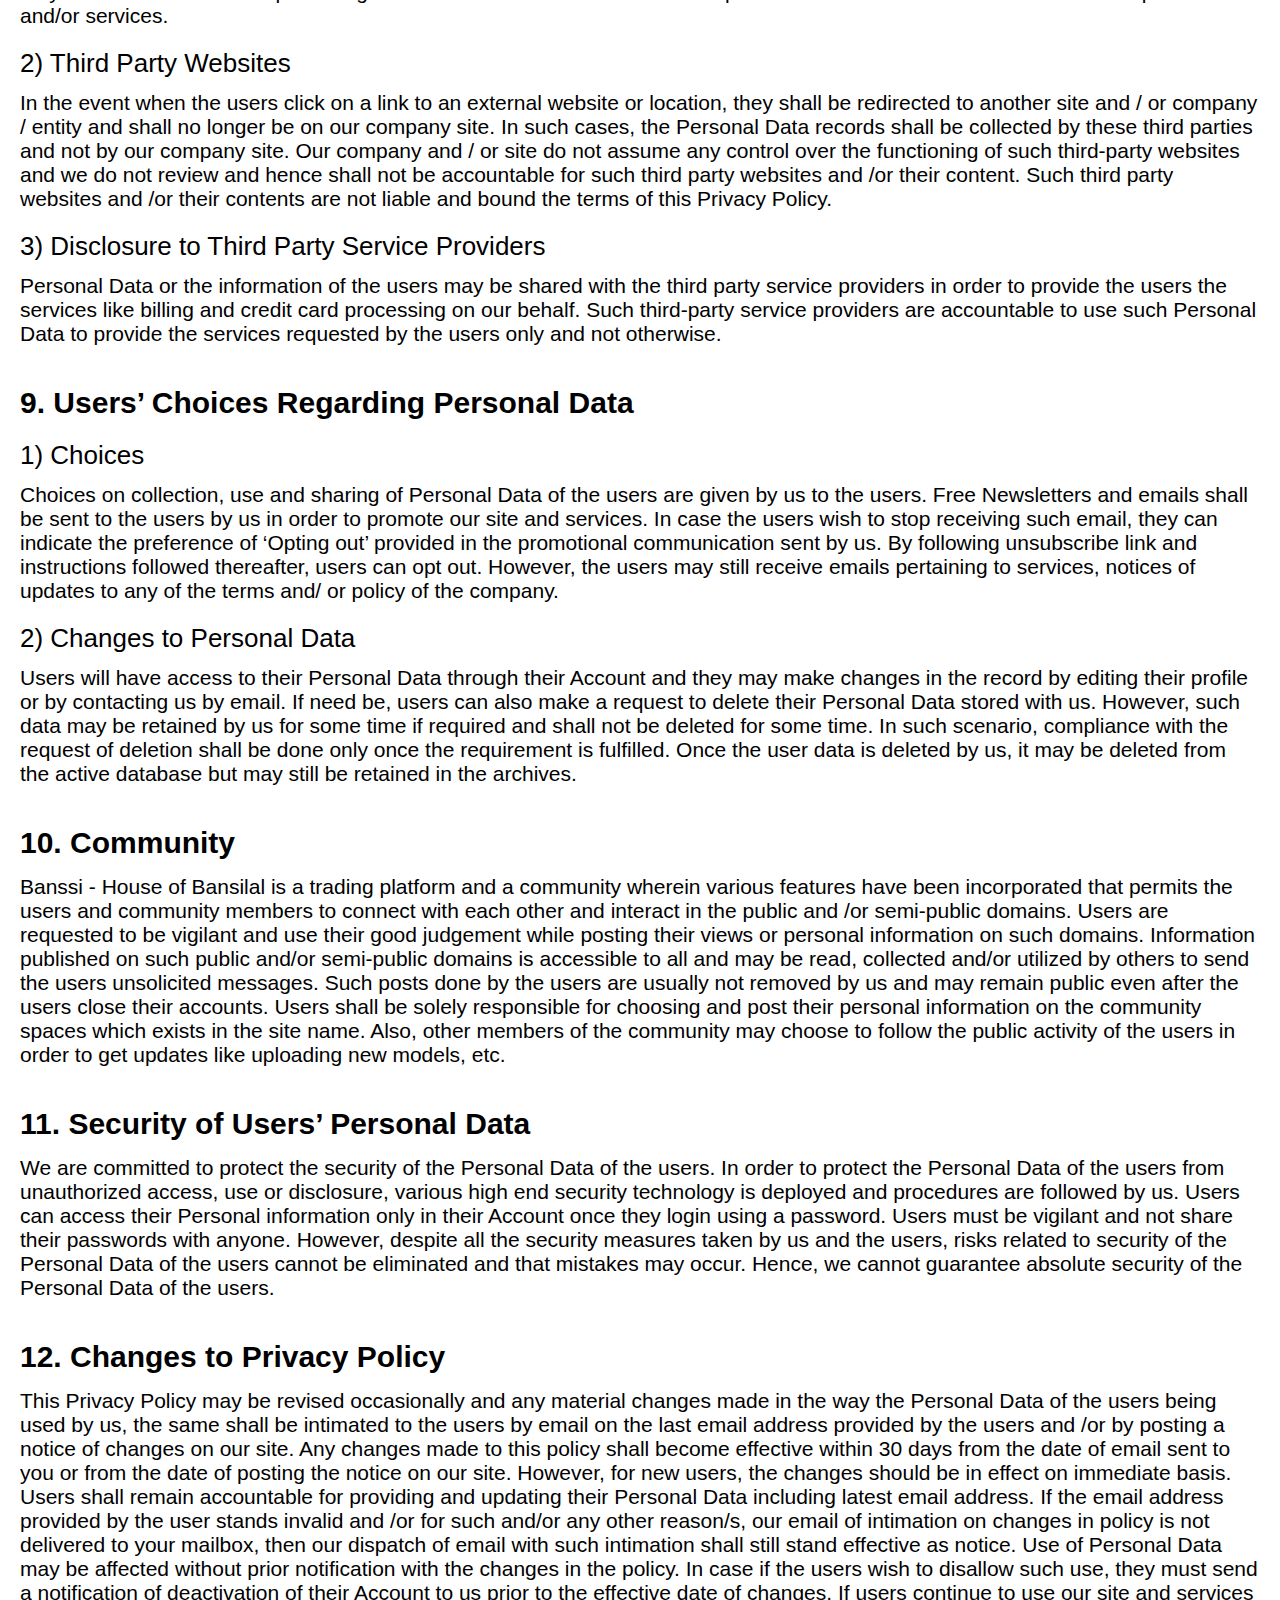
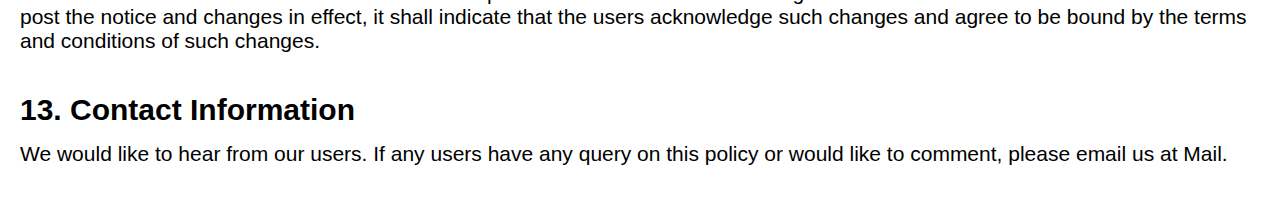
<file: Banssi/privaypolicy.html>
<!DOCTYPE html>
<html lang="en">
<head>
    <meta charset="UTF-8">
    <meta name="viewport" content="width=device-width, initial-scale=1.0">
    <title>Document</title>
    <link rel="stylesheet" href="style1.css">
</head>
<body>
    <div class="toppagetext"> Privacy Policy </div>
    <div class="bottomtext m30"> Banssi - House of Bansilal (‘Company’, ‘We’) values customer relations and is committed to safeguarding your privacy. This privacy policy published herewith describes our best practices with respect to the Personal Data collected by us from the Users of our websites (‘Site’) and our services. Capitalized terms not defined in this Privacy Policy have the meanings given in our Terms of Use.</div>
    <div class="toptext m20"> 1. User’s Consent </div>
    <div class="bottomtext"> Submission of your Personal Data means the terms of this privacy policy are agreed upon by you. You express your consent to collection, use and disclosure of your Personal Data in compliance with the Privacy Policy contained herein. </div>
    <div class="toptext m20">2. Age</div>
    <div class="bottomtext"> Users who are less than 13 years of age, their Personal Data is not collected by us intentionally </div>
    <div class="toptext m20"> 3. Data Processing</div>
    <div class="bottomtext">Personal Data of the users may be processed in the nation where the records were registered and, in the countries, where the laws pertaining to such processing may be less strict as compared to the laws prevailing in the former.</div>
    <div class="toptext m20">4. Date Type</div>
    <div class="bottomtext">Any Anonymous and / or Personal Data is collected by us from the users when the users visit our websites and / or any form of communication or information is sent to us. For the sake of understanding, Personal Data would mean the data provided by the users that gives user’s identity and permits one to contact the user. This shall include user’s name, contact number, mailing address, email address, etc. This also includes any other non-public information about the user that is linked to any of the former data.  On the contrary, data not linked to the Personal Data of the users is termed as Anonymous Data. Anonymous Data does not by itself, reveals or allows the identity of the users. The Anonymous and Personal Data collected by us are described herewith – </div>
    <div class="toptext" style="margin-top: 90px;"> 1) Details of Data</div>
    <div>
        <ul>
            <li class="bottomtext">The Personal Data provided by the users while registering or creating an account  (“Account”) on our website to connect to our network shall include First Name, Last Name, Mailing Address, Email Address, Gender, Professional Designation, Company Name and Password</li>
            <li class="bottomtext">The information stored in the Account by the users such as designs, messages and other files are retained by us.</li>
            <li class="bottomtext">The information like the name and email address of the users and any such or other information sent to us vide email in the form of feedback or contact shall be collected by us in order to send a response or reply to the users</li>
            <li class="bottomtext">The information submitted as a result of the participation of the users in our surveys is collected by us as additional profile information.</li>
            <li class="bottomtext">The information contained in the messages or postings or other content on our site, posted by the users, shall be stored on our servers. Such information shall be visible to all the other users.</li>
            <li class="bottomtext">All the other information pertaining to Personal Data like Operating system or version, Product Registration Number, etc. or any other information provided by the users voluntarily vide email to avail our support services shall be collected by us.</li>
            <li class="bottomtext">Personal Data shall also be collected at points in our site which states that ‘Personal Data is being collected’</li>
        </ul>
    </div>
    <div class="toptext m40">2) Information collected via technology</div>
    <div class="bottomtext">In order to make our site and service of more use to the users, information of the users such as operating system, browser type, Internet Protocol (IP) address, time logs of the visits of the users, domain names, etc. shall be collected by our servers which may be hosted by the third-party service provider. For the sake of understanding – IP address is a number assigned to the computer of the user when he /she uses the internet; IP address may vary from session to session. <br> <br>
        In order to collect information pertaining to the visit of users like date and time and the information on the searches and views by the users, we shall also use cookies and URL information. For the sake of understanding – Cookies are small pieces of information that is sent by the websites to the hard drive of the user’s computer when the use visits or views the website. Both the sessions’ cookies, temporary (which expires when the user closes the web browsers) and persistent cookies (which remain on the hard drive of the computer until they are deleted by the user) may be used by us. Users can delete Persistent Cookies by following help file guidelines in the internet browser.
        </div>
    <div class="toptext m40">3) Information Collected from Third Party Companies</div>
    <div class="bottomtext">Anonymous and / or Personal Data of the users may be received by us from the firms or organizations that are our alliances and render our services through co-branded or private labelled companies or websites which offer our services and / or products on our site. In order to enhance our services and customer relations, such information received by us through these companies may be added to the existing Personal records of the users that are already collected and stored with us through site.
        </div>
    <div class="toptext m40">4) Signing In via Social Network Account</div>
    <div class="bottomtext">Users may be permitted to log in to our website or applications through the user account of any social networking site like Google Account or Facebook. Users may easily open an account on our site using the sign-on features of such sites that pre-populate our registration form with the information provided by the users. During the time of account creation (first time), the social networking sites ideally inform the users about the information that shall be shared with us.
        </div>
        <div class="toptext m40">5. Use of Personal Data of the Users</div> 
        <div class="bottombold m20">A) General Use</div>
        <div class="bottomtext"> Personal Data of the users is generally utilized to revert to the requests made by the users or to enhance our services. User’s Personal Data is used in the following ways –
            <ol>
                <li class="bottomtext">	To enable us to create users’ accounts on the site and secure the same on our network</li>
                <li class="bottomtext">For identification of users in our system </li>
                <li class="bottomtext">To enhance the administration of our sites and services </li>
                <li class="bottomtext">	To render services requested by the users</li>
                <li class="bottomtext">To allow the users to download, share and / or buy digital designs of physical objects </li>
                <li class="bottomtext">	To enhance the quality of experience of the users when they visit and interact with our site and services</li>
                <li class="bottomtext">	To send emails to the users like welcome emails, security and/ or support and / or maintenance advice, promotional emails, newsletters, surveys, offers, etc.</li>
                <li class="bottomtext">To respond to the enquiries made by the users pertaining to the employment opportunities with us </li>
                <li class="bottomtext"> To contact the users, vide telephone regularly as a measure of protection against secondary fraud and to solicit the feedback from the users.</li>
            </ol>
        </div>
        <div class="bottombold m20">B) Creation of Anonymous Data</div>
        <div class="bottomtext">Anonymous Data records may be created by us from the Personal Data of the users which will exclude information like name of the users. Such records may make the data personally recognizable to the users. To enhance the site content and site navigation, such Anonymous Data may be used by us in order to analyze requests made by the users and their usage patterns. The company reserves the right to use the Anonymous Data records for any purpose and to disclose such records to third parties at its sole discretion.</div>
        <div class="toptext m40">6. Affiliates and Acquisitions</div>
        <div class="bottomtext">Under common control (Affiliates), Personal Data of the users may be shared with our other companies including, but not limited to our parent company, subsidiaries and joint ventures. In such event, Affiliates shall need to comply with our Privacy Policy contained herewith in. In case if another business firm takes over our company and assets, the Personal Data of the users which were collected by us shall be possessed by the new firm. Under such scenario, the acquiring company shall assume all the rights and obligations pertaining to the Personal Data of the users in accordance to this Privacy Policy.</div>
        <div class="toptext m40">7. Other Disclosures</div>
        <div class="bottomtext">
            Disclosure of Personal Data of the users may be made in the case wherever it is believed to be necessary (as described below) in good faith, irrespective of choices made by the users.
            <ol>
                <li>In regards to or connection with any legal investigation</li>
                <li>To comply with prevailing laws in the country and  / or to respond to warrants or subpoenas served on the company</li>
                <li>In protection or defense of the rights or properties of the company and / or the users of the services</li>
                <li>To investigate and / or provide assistance in prevention of any potential violation of prevailing laws of this Privacy Policy or Terms of Use.</li>
            </ol>
        </div>
        <div class="toptext m40">8. Third Parties</div>
        <div class="bottombold m20">1) Information Disclosed to Ad Networks</div>
        <div class="bottomtext">In order to serve ads when users visit our site, services of third-party advertising companies might be used by us. These companies may collect the information pertaining to visits of the users to our website to provide the users with advertisements about products and/or services. </div>
        <div class="bottombold m20">2) Third Party Websites</div>
        <div class="bottomtext">In the event when the users click on a link to an external website or location, they shall be redirected to another site and / or company / entity and shall no longer be on our company site. In such cases, the Personal Data records shall be collected by these third parties and not by our company site. Our company and / or site do not assume any control over the functioning of such third-party websites and we do not review and hence shall not be accountable for such third party websites and /or their content. Such third party websites and /or their contents are not liable and bound the terms of this Privacy Policy.</div>
        <div class="bottombold m20">3) Disclosure to Third Party Service Providers</div>
        <div class="bottomtext">Personal Data or the information of the users may be shared with the third party service providers in order to provide the users the services like billing and credit card processing on our behalf. Such third-party service providers are accountable to use such Personal Data to provide the services requested by the users only and not otherwise.</div>
        <div class="toptext m40">9. Users’ Choices Regarding Personal Data</div>
        <div class="bottombold m20">1) Choices</div>
        <div class="bottomtext">Choices on collection, use and sharing of Personal Data of the users are given by us to the users. Free Newsletters and emails shall be sent to the users by us in order to promote our site and services. In case the users wish to stop receiving such email, they can indicate the preference of ‘Opting out’ provided in the promotional communication sent by us. By following unsubscribe link and instructions followed thereafter, users can opt out. However, the users may still receive emails pertaining to services, notices of updates to any of the terms and/ or policy of the company.</div>
        <div class="bottombold m20">2) Changes to Personal Data</div>
        <div class="bottomtext">Users will have access to their Personal Data through their Account and they may make changes in the record by editing their profile or by contacting us by email. If need be, users can also make a request to delete their Personal Data stored with us. However, such data may be retained by us for some time if required and shall not be deleted for some time. In such scenario, compliance with the request of deletion shall be done only once the requirement is fulfilled. Once the user data is deleted by us, it may be deleted from the active database but may still be retained in the archives.</div>
        <div class="toptext m40">10. Community</div>
        <div class="bottomtext">Banssi - House of Bansilal is a trading platform and a community wherein various features have been incorporated that permits the users and community members to connect with each other and interact in the public and /or semi-public domains. Users are requested to be vigilant and use their good judgement while posting their views or personal information on such domains. Information published on such public and/or semi-public domains is accessible to all and may be read, collected and/or utilized by others to send the users unsolicited messages. Such posts done by the users are usually not removed by us and may remain public even after the users close their accounts. Users shall be solely responsible for choosing and post their personal information on the community spaces which exists in the site name. Also, other members of the community may choose to follow the public activity of the users in order to get updates like uploading new models, etc.</div>
        <div class="toptext m40">11. Security of Users’ Personal Data</div>
        <div class="bottomtext">We are committed to protect the security of the Personal Data of the users. In order to protect the Personal Data of the users from unauthorized access, use or disclosure, various high end security technology is deployed and procedures are followed by us. Users can access their Personal information only in their Account once they login using a password. Users must be vigilant and not share their passwords with anyone. However, despite all the security measures taken by us and the users, risks related to security of the Personal Data of the users cannot be eliminated and that mistakes may occur. Hence, we cannot guarantee absolute security of the Personal Data of the users.</div>
        <div class="toptext m40"> 
            12. Changes to Privacy Policy
        </div>
        <div class="bottomtext">This Privacy Policy may be revised occasionally and any material changes made in the way the Personal Data of the users being used by us, the same shall be intimated to the users by email on the last email address provided by the users and /or by posting a notice of changes on our site. Any changes made to this policy shall become effective within 30 days from the date of email sent to you or from the date of posting the notice on our site.  However, for new users, the changes should be in effect on immediate basis. Users shall remain accountable for providing and updating their Personal Data including latest email address. If the email address provided by the user stands invalid and /or for such and/or any other reason/s, our email of intimation on changes in policy is not delivered to your mailbox, then our dispatch of email with such intimation shall still stand effective as notice. Use of Personal Data may be affected without prior notification with the changes in the policy. In case if the users wish to disallow such use, they must send a notification of deactivation of their Account to us prior to the effective date of changes. If users continue to use our site and services post the notice and changes in effect, it shall indicate that the users acknowledge such changes and agree to be bound by the terms and conditions of such changes.</div>
        <div class="toptext m40">13. Contact Information</div>
        <div class="bottomtext">We would like to hear from our users. If any users have any query on this policy or would like to comment, please email us at Mail.</div>
        <div class="m40"></div>
</body>
</html>
</file>
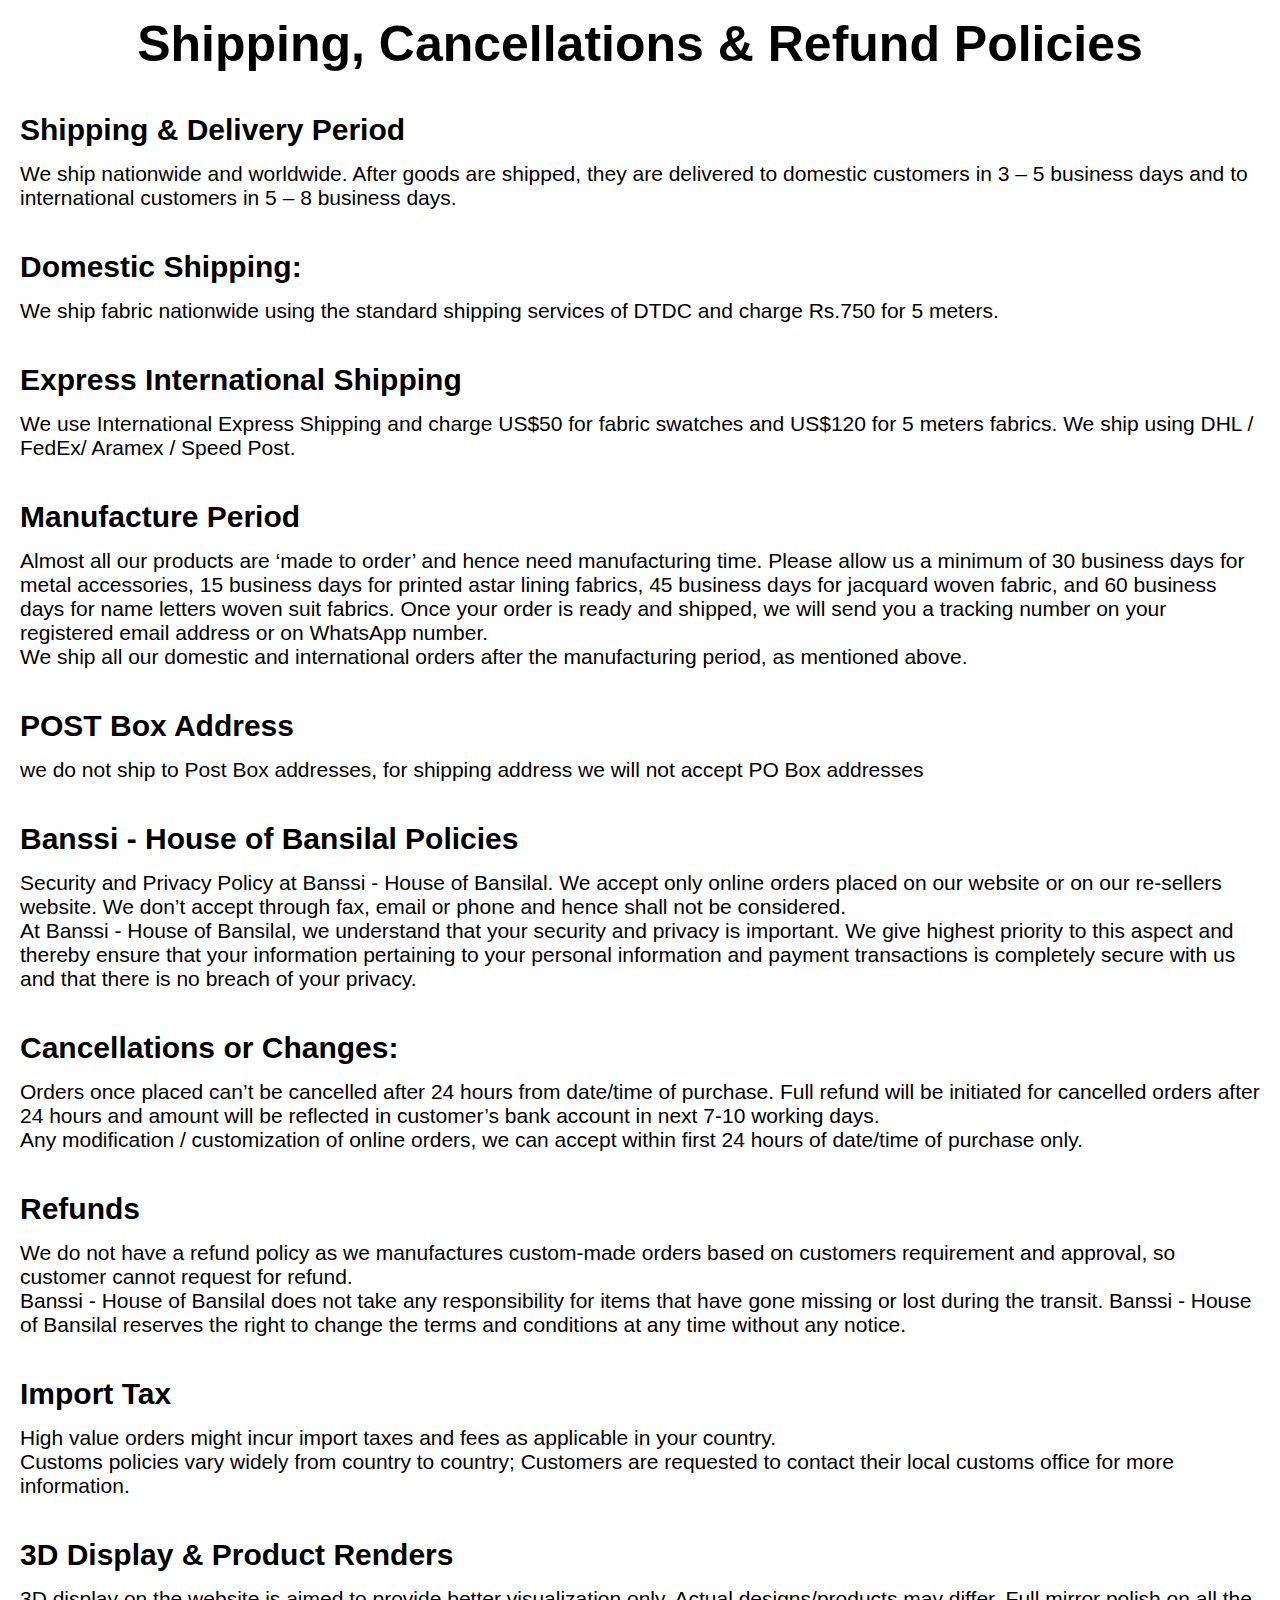
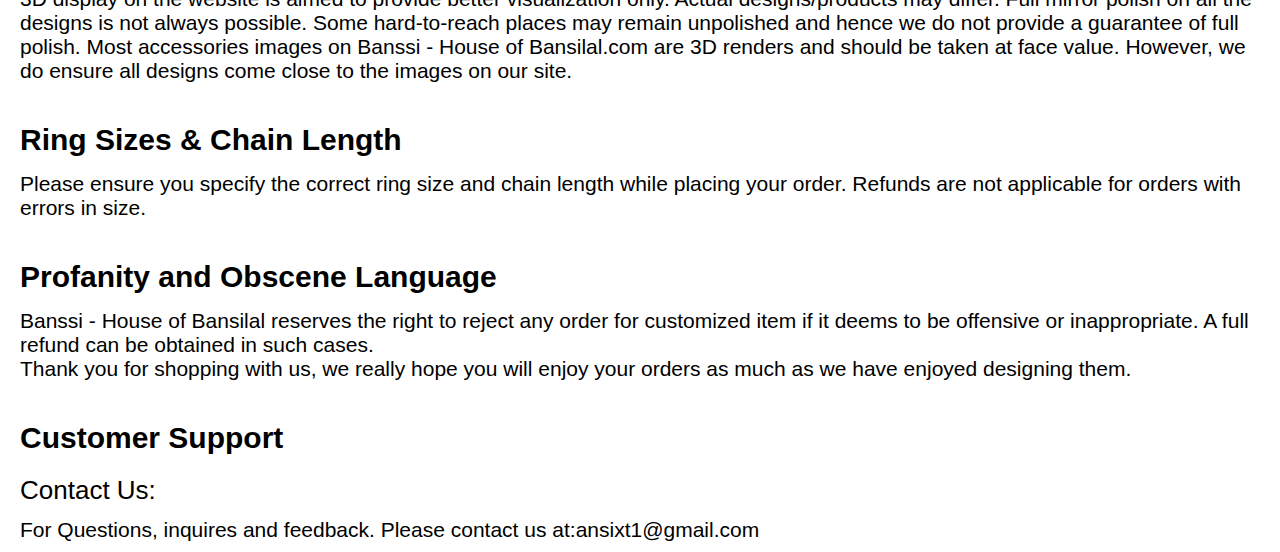
<file: Banssi/shipping.html>
<!DOCTYPE html>
<html lang="en">
<head>
    <meta charset="UTF-8">
    <meta name="viewport" content="width=device-width, initial-scale=1.0">
    <title>Document</title>
    <link rel="stylesheet" href="style1.css">
</head>
<body>
    <div class="toppagetext"> Shipping, Cancellations & Refund Policies </div>
    <div class="toptext m40">Shipping & Delivery Period</div>
    <div class="bottomtext">We ship nationwide and worldwide. After goods are shipped, they are delivered to domestic customers in 3 – 5 business days and to international customers in 5 – 8 business days. </div>
    <div class="toptext m40">Domestic Shipping:</div>
    <div class="bottomtext">We ship fabric nationwide using the standard shipping services of DTDC and charge Rs.750 for 5 meters.</div>
    <div class="toptext m40">Express International Shipping</div>
    <div class="bottomtext">We use International Express Shipping and charge US$50 for fabric swatches and US$120 for 5 meters fabrics. We ship using DHL / FedEx/ Aramex / Speed Post.</div>
    <div class="toptext m40">Manufacture Period</div>
    <div class="bottomtext">Almost all our products are ‘made to order’ and hence need manufacturing time. Please allow us a minimum of 30 business days for metal accessories, 15 business days for printed astar lining fabrics, 45 business days for jacquard woven fabric, and 60 business days for name letters woven suit fabrics. Once your order is ready and shipped, we will send you a tracking number on your registered email address or on WhatsApp number. <br>
        We ship all our domestic and international orders after the manufacturing period, as mentioned above.
         </div>
    <div class="toptext m40">POST Box Address</div>
    <div class="bottomtext">we do not ship to Post Box addresses, for shipping address we will not accept PO Box addresses </div>
    <div class="toptext m40">Banssi - House of Bansilal Policies</div>
    <div class="bottomtext">Security and Privacy Policy at Banssi - House of Bansilal. We accept only online orders placed on our website or on our re-sellers website. We don’t accept through fax, email or phone and hence shall not be considered. <br>
        At Banssi - House of Bansilal, we understand that your security and privacy is important. We give highest priority to this aspect and thereby ensure that your information pertaining to your personal information and payment transactions is completely secure with us and that there is no breach of your privacy.
        </div>
    <div class="toptext m40">Cancellations or Changes:</div>
    <div class="bottomtext">Orders once placed can’t be cancelled after 24 hours from date/time of purchase. Full refund will be initiated for cancelled orders after 24 hours and amount will be reflected in customer’s bank account in next 7-10 working days. <br>
        Any modification / customization of online orders, we can accept within first 24 hours of date/time of purchase only.
        </div>
    <div class="toptext m40">Refunds</div>
    <div class="bottomtext">We do not have a refund policy as we manufactures custom-made orders based on customers requirement and approval, so customer cannot request for refund. <br>
        Banssi - House of Bansilal does not take any responsibility for items that have gone missing or lost during the transit. Banssi - House of Bansilal reserves the right to change the terms and conditions at any time without any notice.
        </div>
    <div class="toptext m40">Import Tax</div>
    <div class="bottomtext">High value orders might incur import taxes and fees as applicable in your country. <br>
        Customs policies vary widely from country to country; Customers are requested to contact their local customs office for more information.
        </div>
    <div class="toptext m40">3D Display & Product Renders</div>
    <div class="bottomtext">3D display on the website is aimed to provide better visualization only. Actual designs/products may differ.  Full mirror polish on all the designs is not always possible. Some hard-to-reach places may remain unpolished and hence we do not provide a guarantee of full polish. Most accessories images on Banssi - House of Bansilal.com are 3D renders and should be taken at face value. However, we do ensure all designs come close to the images on our site.</div>
    <div class="toptext m40">Ring Sizes & Chain Length</div>
    <div class="bottomtext">Please ensure you specify the correct ring size and chain length while placing your order. Refunds are not applicable for orders with errors in size.</div>
    <div class="toptext m40">Profanity and Obscene Language</div>
    <div class="bottomtext">Banssi - House of Bansilal reserves the right to reject any order for customized item if it deems to be offensive or inappropriate. A full refund can be obtained in such cases. <br>
        Thank you for shopping with us, we really hope you will enjoy your orders as much as we have enjoyed designing them.
        </div>
    <div class="toptext m40">Customer Support</div>
    <div class="bottombold m20">Contact Us:</div>
    <div class="bottomtext">For Questions, inquires and feedback. Please contact us at:ansixt1@gmail.com</div>
</body>
</html>
</file>
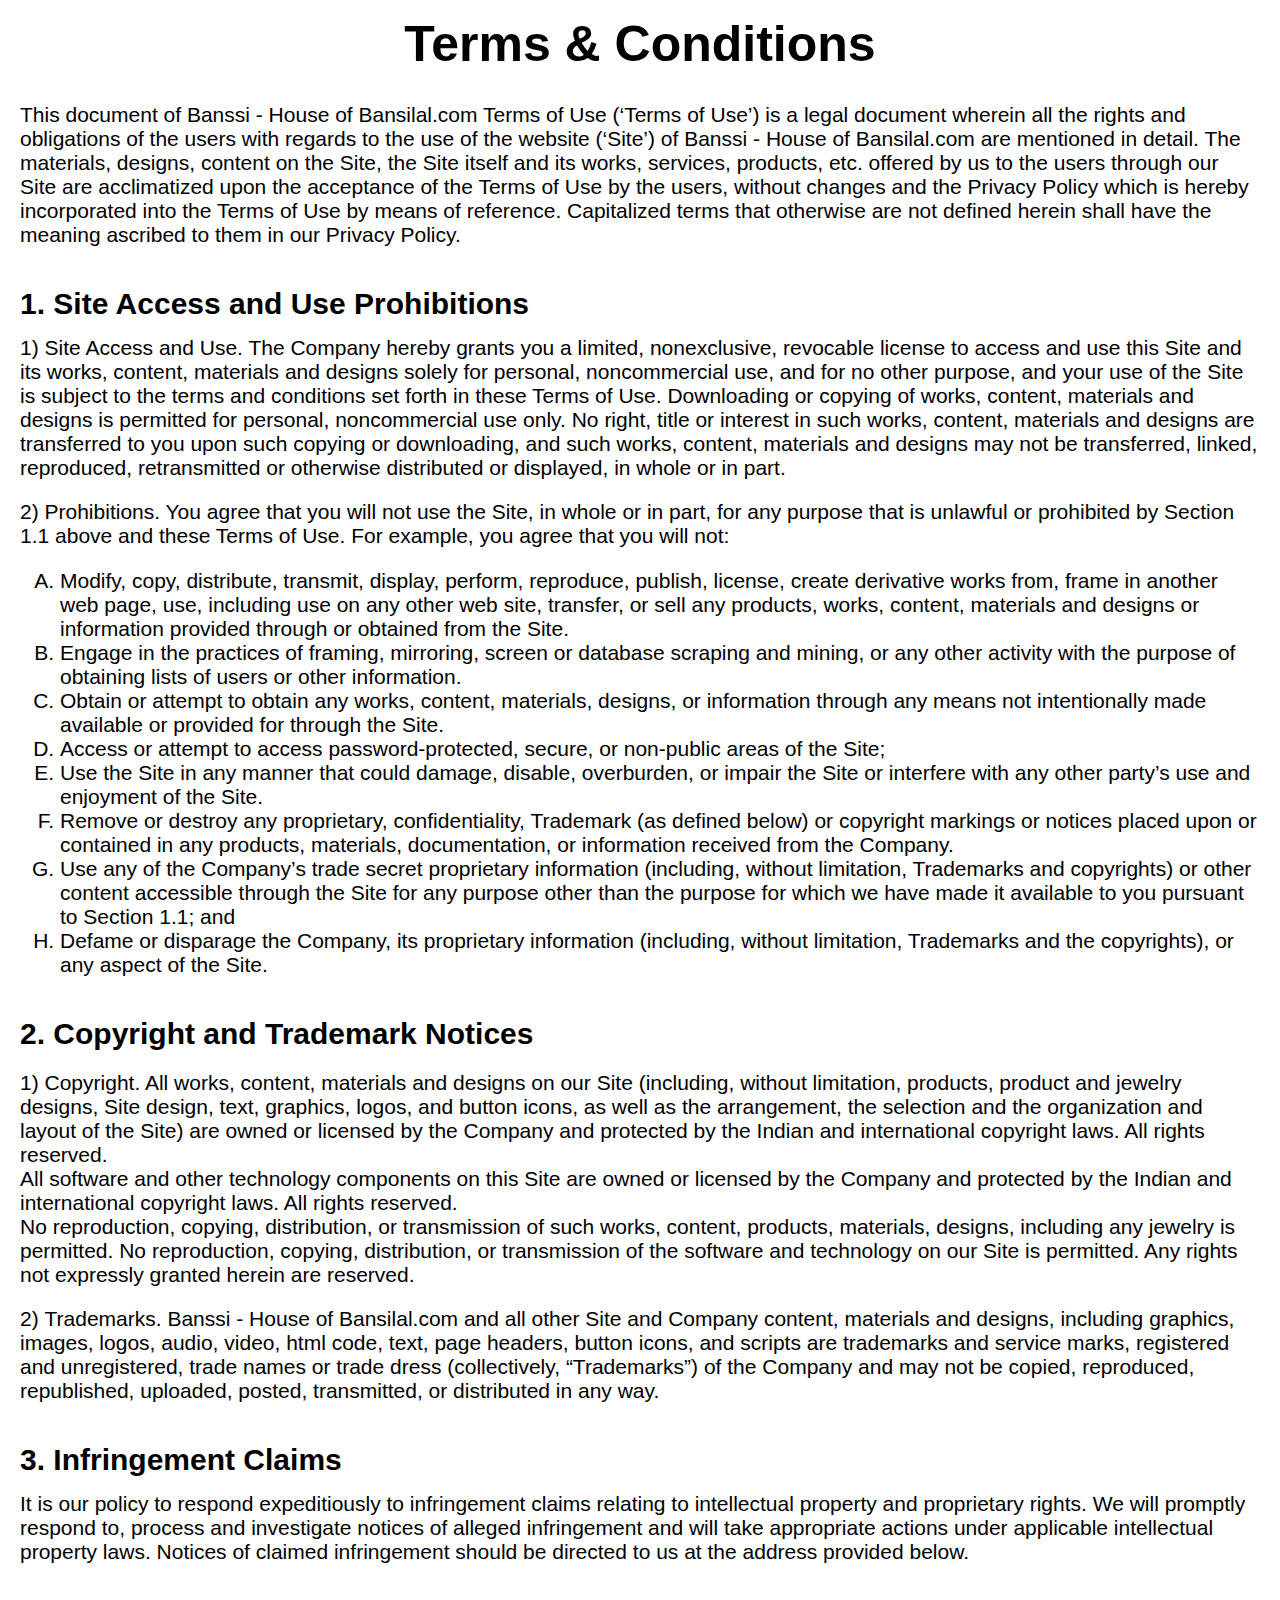
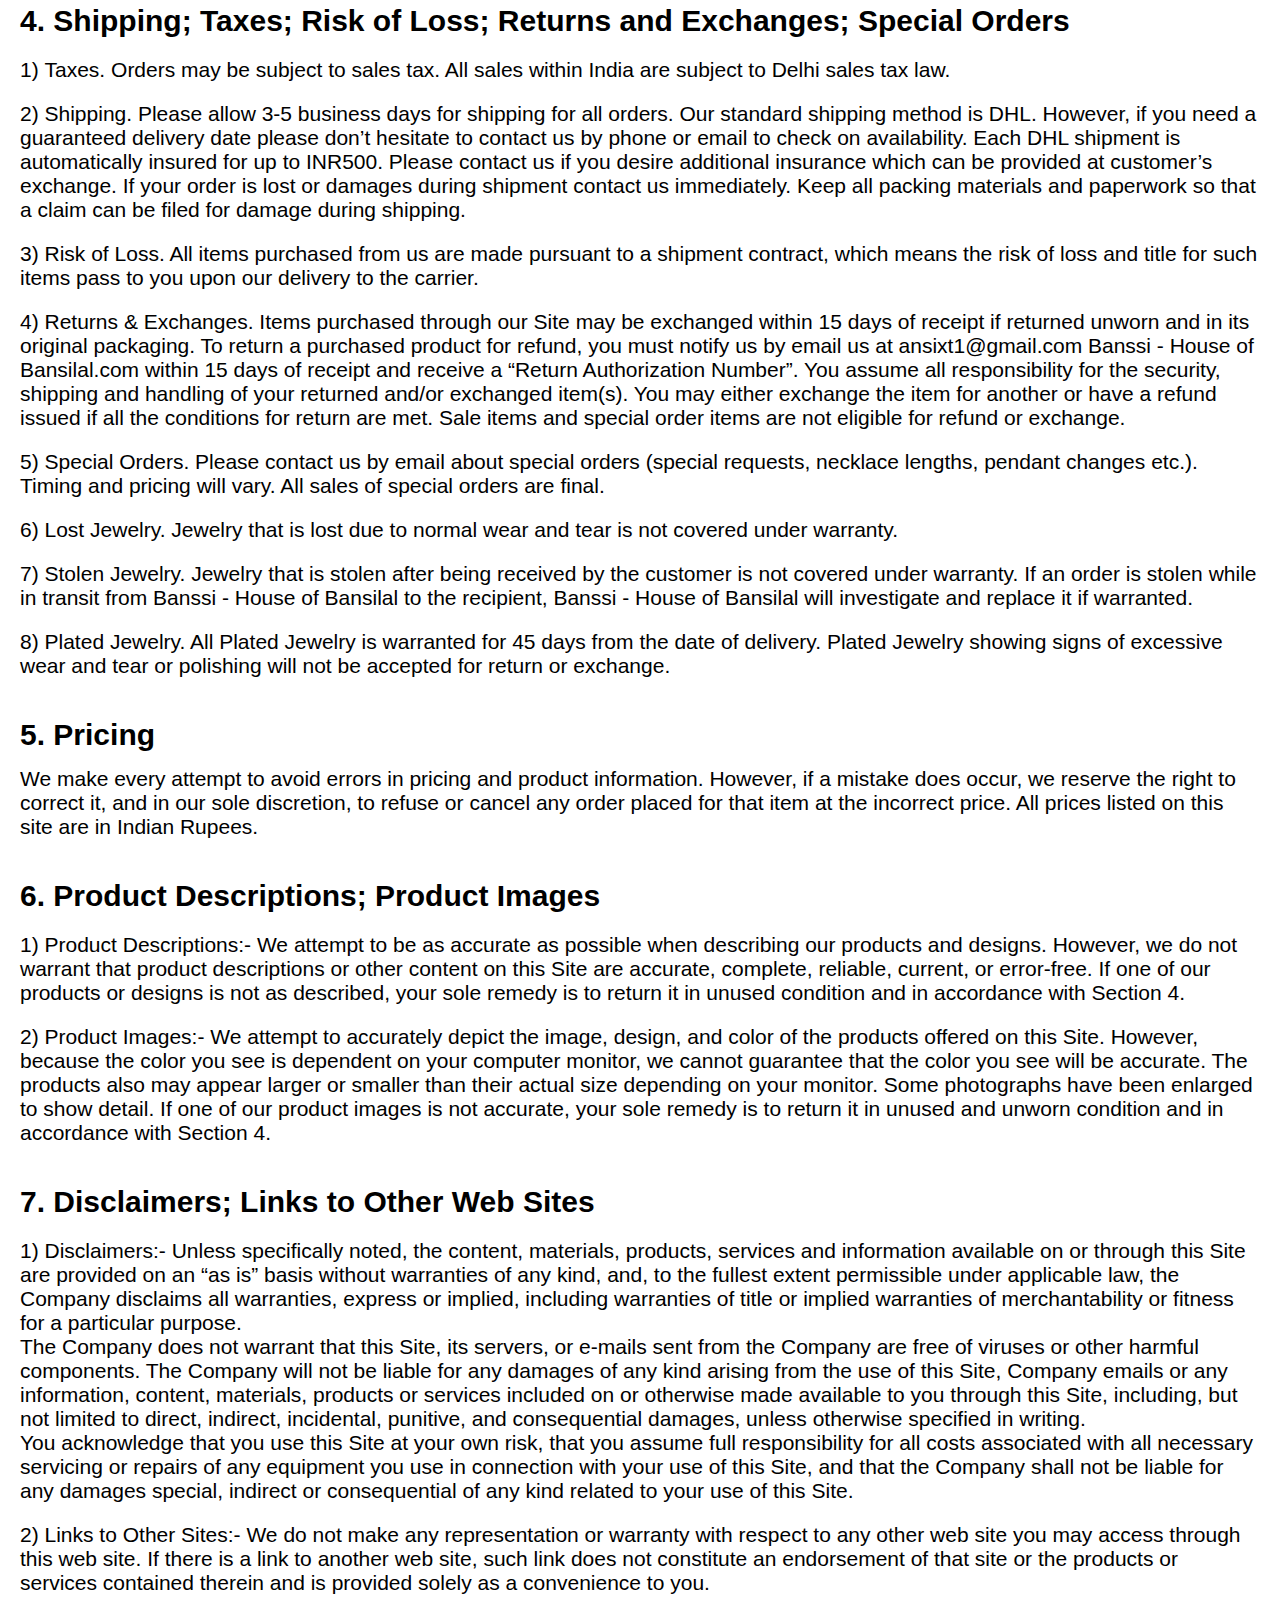
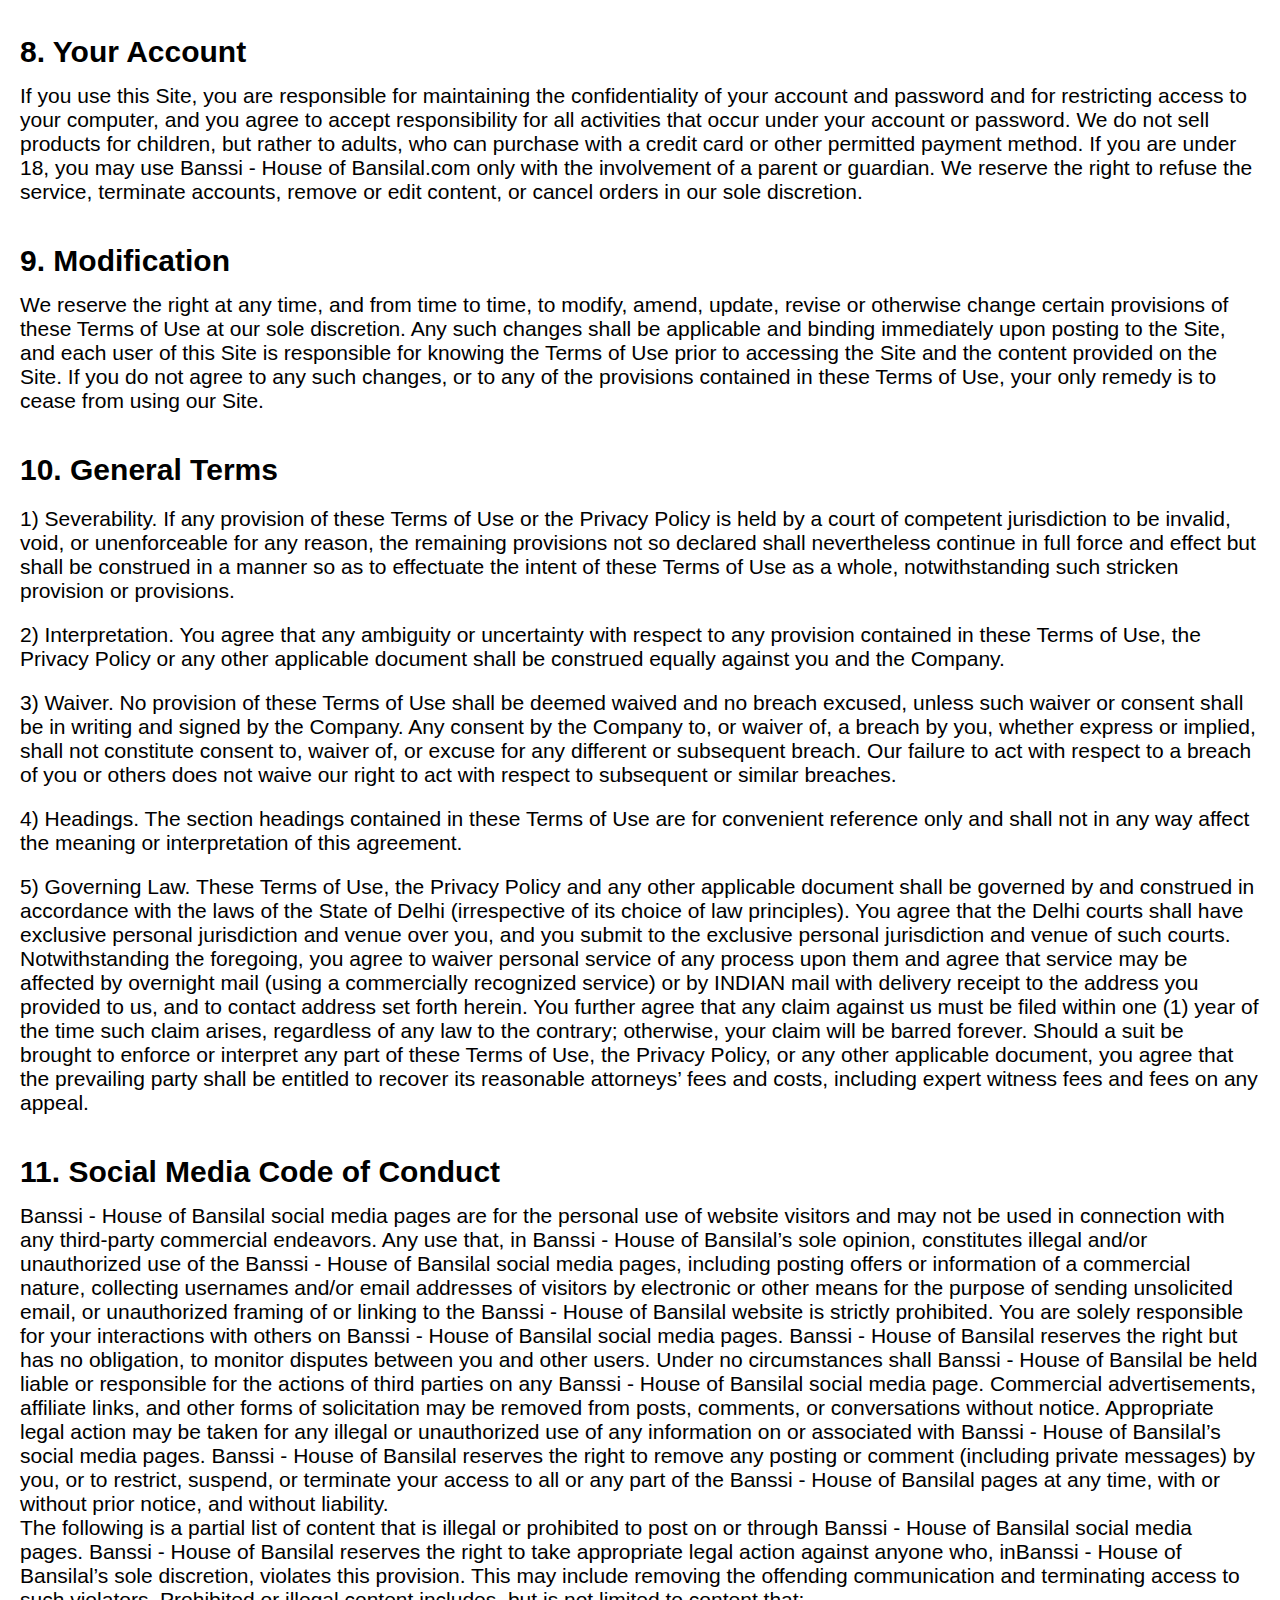
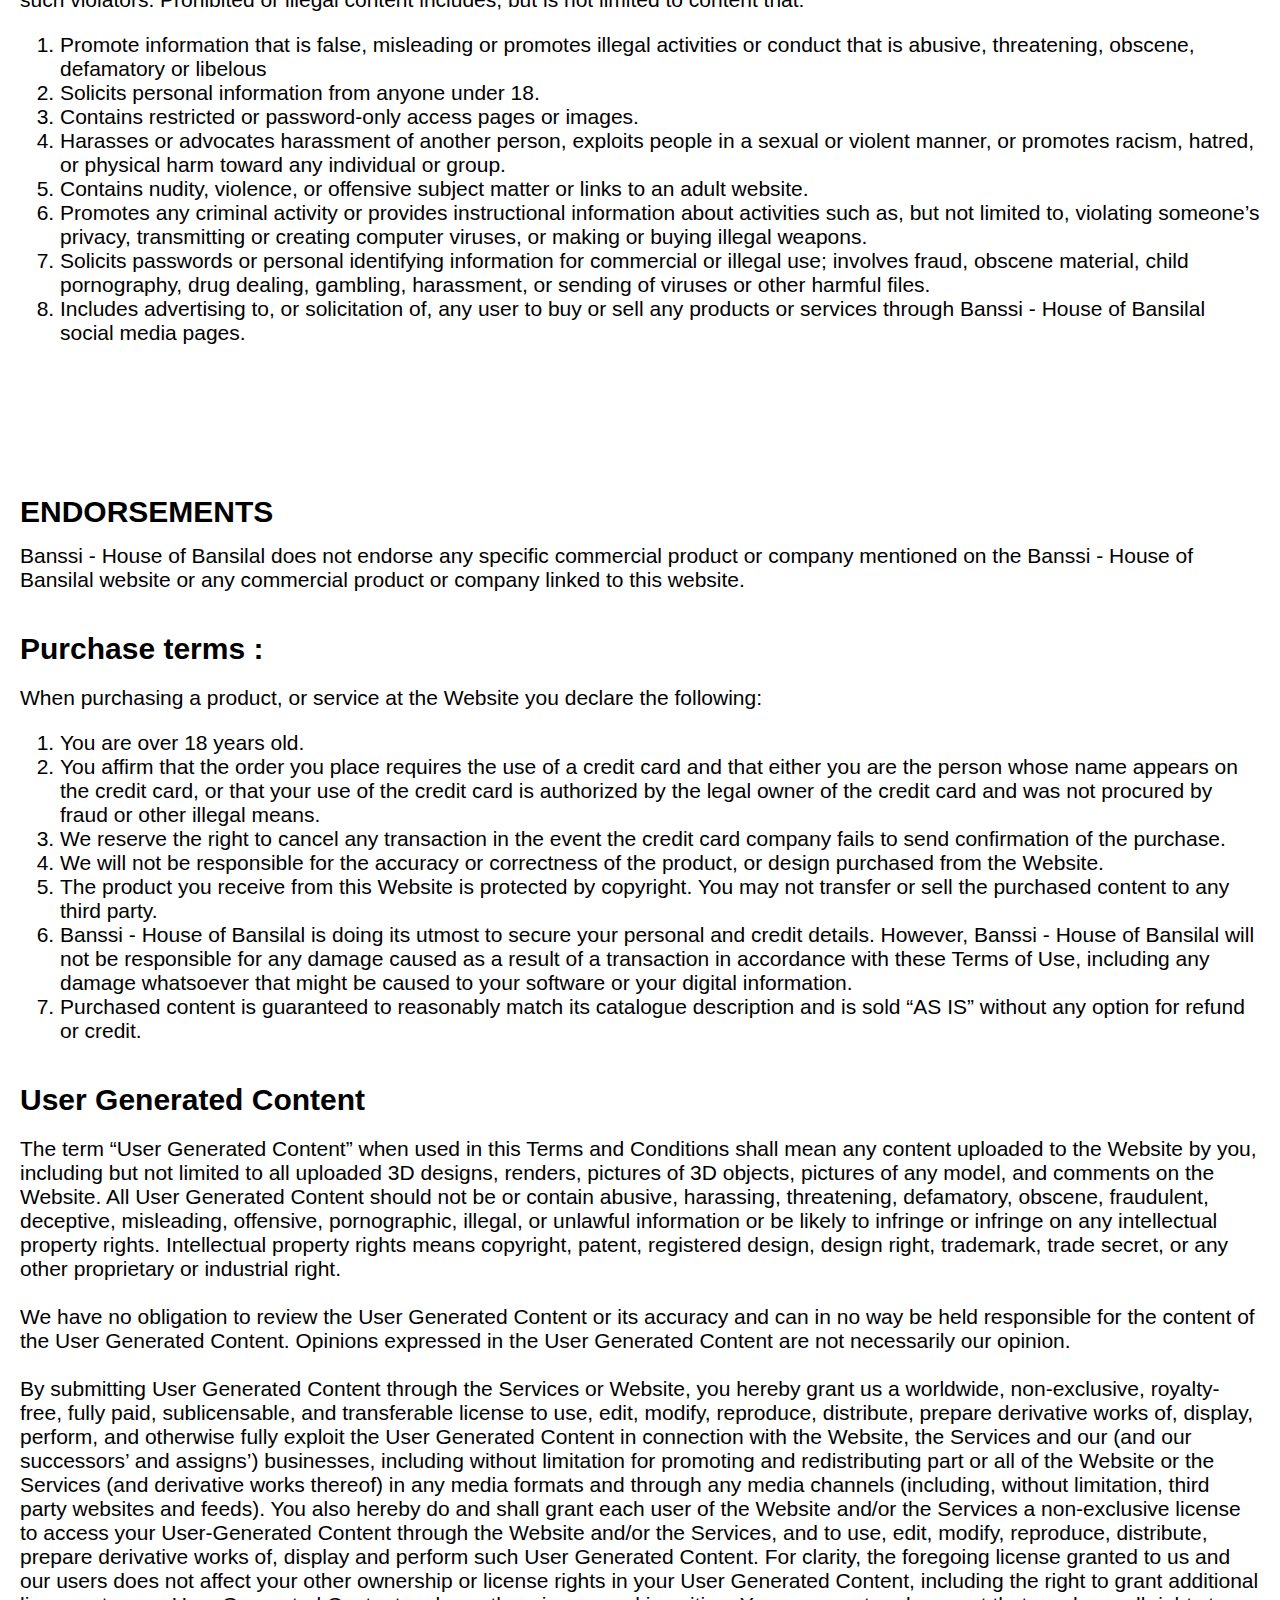
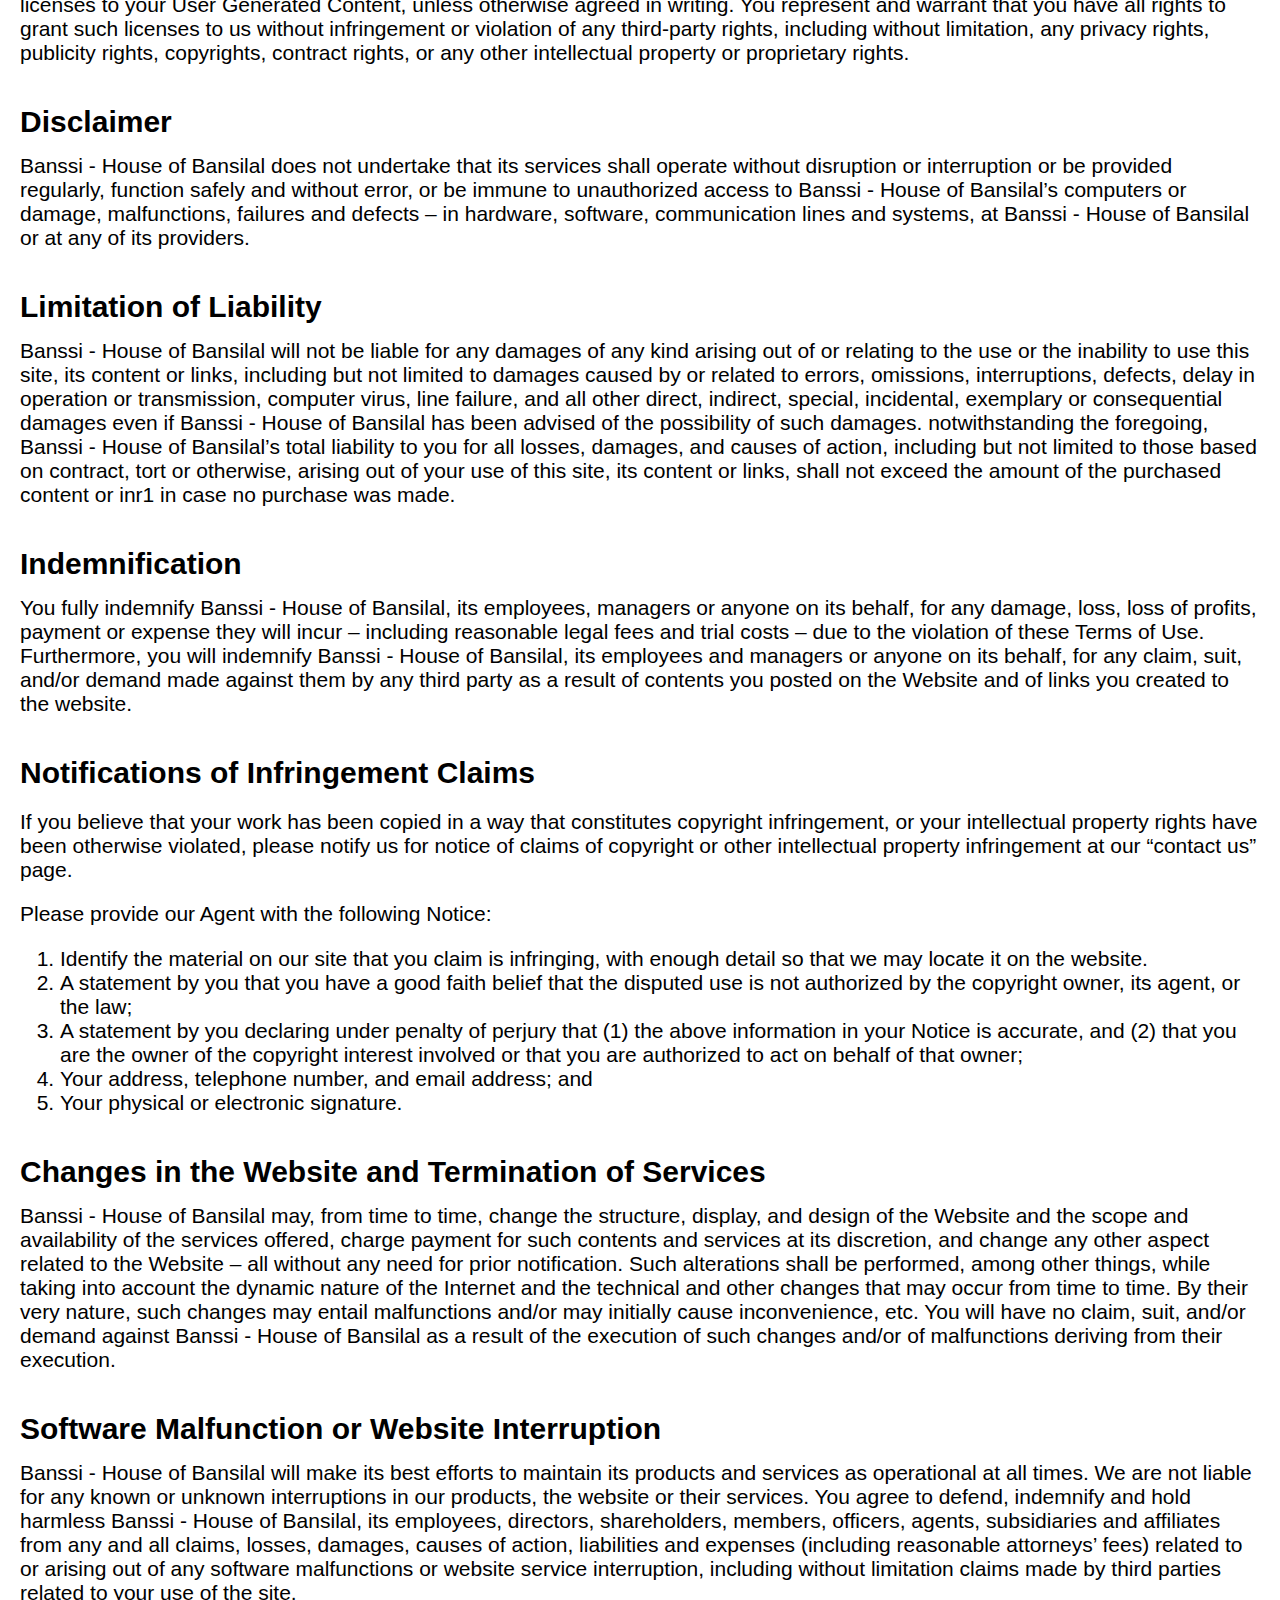
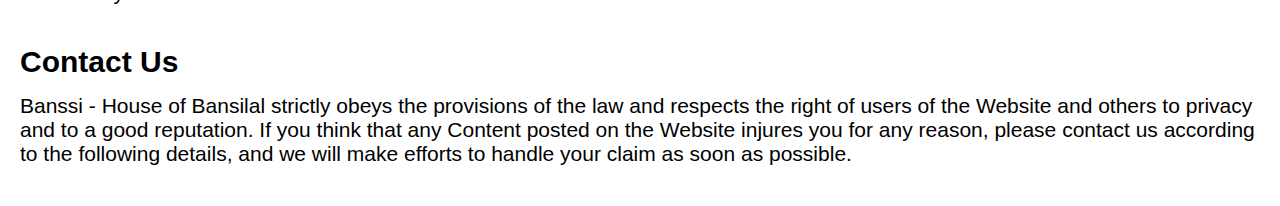
<file: Banssi/terms.html>
<!DOCTYPE html>
<html lang="en">
<head>
    <meta charset="UTF-8">
    <meta name="viewport" content="width=device-width, initial-scale=1.0">
    <title>Document</title>
    <link rel="stylesheet" href="style1.css">
</head>
<body>
    <div class="toppagetext">Terms & Conditions</div>
    <div class="bottomtext m30">This document of Banssi - House of Bansilal.com Terms of Use (‘Terms of Use’) is a legal document wherein all the rights and obligations of the users with regards to the use of the website (‘Site’) of Banssi - House of Bansilal.com are mentioned in detail. The materials, designs, content on the Site, the Site itself and its works, services, products, etc. offered by us to the users through our Site are acclimatized upon the acceptance of the Terms of Use by the users, without changes and the Privacy Policy which is hereby incorporated into the Terms of Use by means of reference. Capitalized terms that otherwise are not defined herein shall have the meaning ascribed to them in our Privacy Policy.</div>
    <div class="toptext m40">1. Site Access and Use Prohibitions</div>
   <div class="bottomtext"><span class="bold">1) </span>Site Access and Use. The Company hereby grants you a limited, nonexclusive, revocable license to access and use this Site and its works, content, materials and designs solely for personal, noncommercial use, and for no other purpose, and your use of the Site is subject to the terms and conditions set forth in these Terms of Use. Downloading or copying of works, content, materials and designs is permitted for personal, noncommercial use only. No right, title or interest in such works, content, materials and designs are transferred to you upon such copying or downloading, and such works, content, materials and designs may not be transferred, linked, reproduced, retransmitted or otherwise distributed or displayed, in whole or in part.</div>
   <div class="bottomtext m20"><span class="bold">2) </span>Prohibitions. You agree that you will not use the Site, in whole or in part, for any purpose that is unlawful or prohibited by Section 1.1 above and these Terms of Use. For example, you agree that you will not:
    <ol type="A" class="bold-numbers">
        <li>Modify, copy, distribute, transmit, display, perform, reproduce, publish, license, create derivative works from, frame in another web page, use, including use on any other web site, transfer, or sell any products, works, content, materials and designs or information provided through or obtained from the Site.</li>
        <li>Engage in the practices of framing, mirroring, screen or database scraping and mining, or any other activity with the purpose of obtaining lists of users or other information.</li>
        <li>Obtain or attempt to obtain any works, content, materials, designs, or information through any means not intentionally made available or provided for through the Site.</li>
        <li>Access or attempt to access password-protected, secure, or non-public areas of the Site;</li>
        <li>Use the Site in any manner that could damage, disable, overburden, or impair the Site or interfere with any other party’s use and enjoyment of the Site.</li>
        <li>Remove or destroy any proprietary, confidentiality, Trademark (as defined below) or copyright markings or notices placed upon or contained in any products, materials, documentation, or information received from the Company.</li>
        <li>Use any of the Company’s trade secret proprietary information (including, without limitation, Trademarks and copyrights) or other content accessible through the Site for any purpose other than the purpose for which we have made it available to you pursuant to Section 1.1; and</li>
        <li>Defame or disparage the Company, its proprietary information (including, without limitation, Trademarks and the copyrights), or any aspect of the Site.</li>
    </ol>
</div>
<div class="toptext m40">2. Copyright and Trademark Notices</div>
<div class="bottomtext m20"><span class="bold">1) </span>
    Copyright. All works, content, materials and designs on our Site (including, without limitation, products, product and jewelry designs, Site design, text, graphics, logos, and button icons, as well as the arrangement, the selection and the organization and layout of the Site) are owned or licensed by the Company and protected by the Indian and international copyright laws. All rights reserved. <br>
All software and other technology components on this Site are owned or licensed by the Company and protected by the Indian and international copyright laws. All rights reserved. <br>
No reproduction, copying, distribution, or transmission of such works, content, products, materials, designs, including any jewelry is permitted. No reproduction, copying, distribution, or transmission of the software and technology on our Site is permitted. Any rights not expressly granted herein are reserved.
</div>
<div class="bottomtext m20"><span class="bold">2) </span>
    Trademarks. Banssi - House of Bansilal.com and all other Site and Company content, materials and designs, including graphics, images, logos, audio, video, html code, text, page headers, button icons, and scripts are trademarks and service marks, registered and unregistered, trade names or trade dress (collectively, “Trademarks”) of the Company and may not be copied, reproduced, republished, uploaded, posted, transmitted, or distributed in any way.
</div>
<div class="toptext m40">3. Infringement Claims</div>
<div class="bottomtext">It is our policy to respond expeditiously to infringement claims relating to intellectual property and proprietary rights. We will promptly respond to, process and investigate notices of alleged infringement and will take appropriate actions under applicable intellectual property laws. Notices of claimed infringement should be directed to us at the address provided below.</div>
<div class="toptext m40">4. Shipping; Taxes; Risk of Loss; Returns and Exchanges; Special Orders</div>
<div class="bottomtext m20"><span class="bold">1) </span>
    Taxes. Orders may be subject to sales tax. All sales within India are subject to Delhi sales tax law.</div>
<div class="bottomtext m20"><span class="bold">2) </span>
    Shipping. Please allow 3-5 business days for shipping for all orders. Our standard shipping method is DHL. However, if you need a guaranteed delivery date please don’t hesitate to contact us by phone or email to check on availability. Each DHL shipment is automatically insured for up to INR500. Please contact us if you desire additional insurance which can be provided at customer’s exchange. If your order is lost or damages during shipment contact us immediately. Keep all packing materials and paperwork so that a claim can be filed for damage during shipping.</div>
<div class="bottomtext m20"><span class="bold">3) </span>Risk of Loss. All items purchased from us are made pursuant to a shipment contract, which means the risk of loss and title for such items pass to you upon our delivery to the carrier.</div>
<div class="bottomtext m20"><span class="bold">4) </span> Returns & Exchanges. Items purchased through our Site may be exchanged within 15 days of receipt if returned unworn and in its original packaging. To return a purchased product for refund, you must notify us by email us at ansixt1@gmail.com Banssi - House of Bansilal.com within 15 days of receipt and receive a “Return Authorization Number”. You assume all responsibility for the security, shipping and handling of your returned and/or exchanged item(s). You may either exchange the item for another or have a refund issued if all the conditions for return are met. Sale items and special order items are not eligible for refund or exchange.</div>
<div class="bottomtext m20"><span class="bold">5) </span>Special Orders. Please contact us by email about special orders (special requests, necklace lengths, pendant changes etc.). Timing and pricing will vary. All sales of special orders are final.</div>
<div class="bottomtext m20"><span class="bold">6) </span>Lost Jewelry. Jewelry that is lost due to normal wear and tear is not covered under warranty.</div>
<div class="bottomtext m20"><span class="bold">7) </span>Stolen Jewelry. Jewelry that is stolen after being received by the customer is not covered under warranty. If an order is stolen while in transit from Banssi - House of Bansilal to the recipient, Banssi - House of Bansilal will investigate and replace it if warranted.</div>
<div class="bottomtext m20"><span class="bold">8) </span>Plated Jewelry. All Plated Jewelry is warranted for 45 days from the date of delivery. Plated Jewelry showing signs of excessive wear and tear or polishing will not be accepted for return or exchange.</div>
<div class="toptext m40">5. Pricing</div>
<div class="bottomtext">We make every attempt to avoid errors in pricing and product information. However, if a mistake does occur, we reserve the right to correct it, and in our sole discretion, to refuse or cancel any order placed for that item at the incorrect price. All prices listed on this site are in Indian Rupees.</div>
<div class="toptext m40">6. Product Descriptions; Product Images</div>
<div class="bottomtext m20"><span class="bold">1) </span>Product Descriptions:- We attempt to be as accurate as possible when describing our products and designs. However, we do not warrant that product descriptions or other content on this Site are accurate, complete, reliable, current, or error-free. If one of our products or designs is not as described, your sole remedy is to return it in unused condition and in accordance with Section 4.</div>
<div class="bottomtext m20"><span class="bold">2) </span>Product Images:- We attempt to accurately depict the image, design, and color of the products offered on this Site. However, because the color you see is dependent on your computer monitor, we cannot guarantee that the color you see will be accurate. The products also may appear larger or smaller than their actual size depending on your monitor. Some photographs have been enlarged to show detail. If one of our product images is not accurate, your sole remedy is to return it in unused and unworn condition and in accordance with Section 4.</div>
<div class="toptext m40">7. Disclaimers; Links to Other Web Sites</div>
<div class="bottomtext m20"><span class="bold">1) </span>Disclaimers:- Unless specifically noted, the content, materials, products, services and information available on or through this Site are provided on an “as is” basis without warranties of any kind, and, to the fullest extent permissible under applicable law, the Company disclaims all warranties, express or implied, including warranties of title or implied warranties of merchantability or fitness for a particular purpose. <br>
    The Company does not warrant that this Site, its servers, or e-mails sent from the Company are free of viruses or other harmful components. The Company will not be liable for any damages of any kind arising from the use of this Site, Company emails or any information, content, materials, products or services included on or otherwise made available to you through this Site, including, but not limited to direct, indirect, incidental, punitive, and consequential damages, unless otherwise specified in writing. <br>
    You acknowledge that you use this Site at your own risk, that you assume full responsibility for all costs associated with all necessary servicing or repairs of any equipment you use in connection with your use of this Site, and that the Company shall not be liable for any damages special, indirect or consequential of any kind related to your use of this Site.
    </div>
<div class="bottomtext m20"><span class="bold">2) </span>Links to Other Sites:- We do not make any representation or warranty with respect to any other web site you may access through this web site. If there is a link to another web site, such link does not constitute an endorsement of that site or the products or services contained therein and is provided solely as a convenience to you.</div>
<div class="toptext m40">8. Your Account</div>
<div class="bottomtext">If you use this Site, you are responsible for maintaining the confidentiality of your account and password and for restricting access to your computer, and you agree to accept responsibility for all activities that occur under your account or password. We do not sell products for children, but rather to adults, who can purchase with a credit card or other permitted payment method. If you are under 18, you may use Banssi - House of Bansilal.com only with the involvement of a parent or guardian. We reserve the right to refuse the service, terminate accounts, remove or edit content, or cancel orders in our sole discretion.</div>
<div class="toptext m40">9. Modification</div>
<div class="bottomtext">We reserve the right at any time, and from time to time, to modify, amend, update, revise or otherwise change certain provisions of these Terms of Use at our sole discretion. Any such changes shall be applicable and binding immediately upon posting to the Site, and each user of this Site is responsible for knowing the Terms of Use prior to accessing the Site and the content provided on the Site. If you do not agree to any such changes, or to any of the provisions contained in these Terms of Use, your only remedy is to cease from using our Site.</div>
<div class="toptext m40">10. General Terms</div>
<div class="bottomtext m20"><span class="bold">1) </span>Severability. If any provision of these Terms of Use or the Privacy Policy is held by a court of competent jurisdiction to be invalid, void, or unenforceable for any reason, the remaining provisions not so declared shall nevertheless continue in full force and effect but shall be construed in a manner so as to effectuate the intent of these Terms of Use as a whole, notwithstanding such stricken provision or provisions.</div>
<div class="bottomtext m20"><span class="bold">2) </span> Interpretation. You agree that any ambiguity or uncertainty with respect to any provision contained in these Terms of Use, the Privacy Policy or any other applicable document shall be construed equally against you and the Company.</div>
<div class="bottomtext m20"><span class="bold">3) </span>Waiver. No provision of these Terms of Use shall be deemed waived and no breach excused, unless such waiver or consent shall be in writing and signed by the Company. Any consent by the Company to, or waiver of, a breach by you, whether express or implied, shall not constitute consent to, waiver of, or excuse for any different or subsequent breach. Our failure to act with respect to a breach of you or others does not waive our right to act with respect to subsequent or similar breaches.</div>
<div class="bottomtext m20"><span class="bold">4) </span>Headings. The section headings contained in these Terms of Use are for convenient reference only and shall not in any way affect the meaning or interpretation of this agreement.</div>
<div class="bottomtext m20"><span class="bold">5) </span>Governing Law. These Terms of Use, the Privacy Policy and any other applicable document shall be governed by and construed in accordance with the laws of the State of Delhi (irrespective of its choice of law principles). You agree that the Delhi courts shall have exclusive personal jurisdiction and venue over you, and you submit to the exclusive personal jurisdiction and venue of such courts. Notwithstanding the foregoing, you agree to waiver personal service of any process upon them and agree that service may be affected by overnight mail (using a commercially recognized service) or by INDIAN mail with delivery receipt to the address you provided to us, and to contact address set forth herein. You further agree that any claim against us must be filed within one (1) year of the time such claim arises, regardless of any law to the contrary; otherwise, your claim will be barred forever. Should a suit be brought to enforce or interpret any part of these Terms of Use, the Privacy Policy, or any other applicable document, you agree that the prevailing party shall be entitled to recover its reasonable attorneys’ fees and costs, including expert witness fees and fees on any appeal.</div>
<div class="toptext m40">11. Social Media Code of Conduct</div>
<div class="bottomtext">Banssi - House of Bansilal social media pages are for the personal use of website visitors and may not be used in connection with any third-party commercial endeavors. Any use that, in Banssi - House of Bansilal’s sole opinion, constitutes illegal and/or unauthorized use of the Banssi - House of Bansilal social media pages, including posting offers or information of a commercial nature, collecting usernames and/or email addresses of visitors by electronic or other means for the purpose of sending unsolicited email, or unauthorized framing of or linking to the Banssi - House of Bansilal website is strictly prohibited. You are solely responsible for your interactions with others on Banssi - House of Bansilal social media pages. Banssi - House of Bansilal reserves the right but has no obligation, to monitor disputes between you and other users. Under no circumstances shall Banssi - House of Bansilal be held liable or responsible for the actions of third parties on any Banssi - House of Bansilal social media page. Commercial advertisements, affiliate links, and other forms of solicitation may be removed from posts, comments, or conversations without notice. Appropriate legal action may be taken for any illegal or unauthorized use of any information on or associated with Banssi - House of Bansilal’s social media pages. Banssi - House of Bansilal reserves the right to remove any posting or comment (including private messages) by you, or to restrict, suspend, or terminate your access to all or any part of the Banssi - House of Bansilal pages at any time, with or without prior notice, and without liability. <br>
    The following is a partial list of content that is illegal or prohibited to post on or through Banssi - House of Bansilal social media pages. Banssi - House of Bansilal reserves the right to take appropriate legal action against anyone who, inBanssi - House of Bansilal’s sole discretion, violates this provision. This may include removing the offending communication and terminating access to such violators. Prohibited or illegal content includes, but is not limited to content that:
    <ol class="bold-numbers">
        <li>Promote information that is false, misleading or promotes illegal activities or conduct that is abusive, threatening, obscene, defamatory or libelous</li>
        <li>Solicits personal information from anyone under 18.</li>
        <li>Contains restricted or password-only access pages or images.</li>
        <li>Harasses or advocates harassment of another person, exploits people in a sexual or violent manner, or promotes racism, hatred, or physical harm toward any individual or group.</li>
        <li>Contains nudity, violence, or offensive subject matter or links to an adult website.</li>
        <li>Promotes any criminal activity or provides instructional information about activities such as, but not limited to, violating someone’s privacy, transmitting or creating computer viruses, or making or buying illegal weapons.</li>
        <li>Solicits passwords or personal identifying information for commercial or illegal use; involves fraud, obscene material, child pornography, drug dealing, gambling, harassment, or sending of viruses or other harmful files.</li>
        <li>Includes advertising to, or solicitation of, any user to buy or sell any products or services through Banssi - House of Bansilal social media pages.</li>
    </ol>
</div>
<div class="toptext m40" style="margin-top: 150px;">ENDORSEMENTS</div>
<div class="bottomtext">Banssi - House of Bansilal does not endorse any specific commercial product or company mentioned on the Banssi - House of Bansilal website or any commercial product or company linked to this website.</div>
<div class="toptext m40">Purchase terms :</div>
<div class="bottomtext bold m20">When purchasing a product, or service at the Website you declare the following:</div>
<div class="bottomtext bold-numbers">
    <ol>
        <li>You are over 18 years old.</li>
        <li>You affirm that the order you place requires the use of a credit card and that either you are the person whose name appears on the credit card, or that your use of the credit card is authorized by the legal owner of the credit card and was not procured by fraud or other illegal means.</li>
        <li>We reserve the right to cancel any transaction in the event the credit card company fails to send confirmation of the purchase.</li>
        <li>We will not be responsible for the accuracy or correctness of the product, or design purchased from the Website.</li>
        <li>The product you receive from this Website is protected by copyright. You may not transfer or sell the purchased content to any third party.</li>
        <li>Banssi - House of Bansilal is doing its utmost to secure your personal and credit details. However, Banssi - House of Bansilal will not be responsible for any damage caused as a result of a transaction in accordance with these Terms of Use, including any damage whatsoever that might be caused to your software or your digital information.</li>
        <li>Purchased content is guaranteed to reasonably match its catalogue description and is sold “AS IS” without any option for refund or credit.</li>
    </ol>
</div>
<div class="toptext m40">User Generated Content</div>
<div class="bottomtext m20">The term “User Generated Content” when used in this Terms and Conditions shall mean any content uploaded to the Website by you, including but not limited to all uploaded 3D designs, renders, pictures of 3D objects, pictures of any model, and comments on the Website. All User Generated Content should not be or contain abusive, harassing, threatening, defamatory, obscene, fraudulent, deceptive, misleading, offensive, pornographic, illegal, or unlawful information or be likely to infringe or infringe on any intellectual property rights. Intellectual property rights means copyright, patent, registered design, design right, trademark, trade secret, or any other proprietary or industrial right. <br><br>
    We have no obligation to review the User Generated Content or its accuracy and can in no way be held responsible for the content of the User Generated Content. Opinions expressed in the User Generated Content are not necessarily our opinion. <br><br>
    By submitting User Generated Content through the Services or Website, you hereby grant us a worldwide, non-exclusive, royalty-free, fully paid, sublicensable, and transferable license to use, edit, modify, reproduce, distribute, prepare derivative works of, display, perform, and otherwise fully exploit the User Generated Content in connection with the Website, the Services and our (and our successors’ and assigns’) businesses, including without limitation for promoting and redistributing part or all of the Website or the Services (and derivative works thereof) in any media formats and through any media channels (including, without limitation, third party websites and feeds). You also hereby do and shall grant each user of the Website and/or the Services a non-exclusive license to access your User-Generated Content through the Website and/or the Services, and to use, edit, modify, reproduce, distribute, prepare derivative works of, display and perform such User Generated Content. For clarity, the foregoing license granted to us and our users does not affect your other ownership or license rights in your User Generated Content, including the right to grant additional licenses to your User Generated Content, unless otherwise agreed in writing. You represent and warrant that you have all rights to grant such licenses to us without infringement or violation of any third-party rights, including without limitation, any privacy rights, publicity rights, copyrights, contract rights, or any other intellectual property or proprietary rights.
    </div>
    <div class="toptext m40">Disclaimer</div>
    <div class="bottomtext">Banssi - House of Bansilal does not undertake that its services shall operate without disruption or interruption or be provided regularly, function safely and without error, or be immune to unauthorized access to Banssi - House of Bansilal’s computers or damage, malfunctions, failures and defects – in hardware, software, communication lines and systems, at Banssi - House of Bansilal or at any of its providers.</div>
    <div class="toptext m40">Limitation of Liability</div>
    <div class="bottomtext">Banssi - House of Bansilal will not be liable for any damages of any kind arising out of or relating to the use or the inability to use this site, its content or links, including but not limited to damages caused by or related to errors, omissions, interruptions, defects, delay in operation or transmission, computer virus, line failure, and all other direct, indirect, special, incidental, exemplary or consequential damages even if Banssi - House of Bansilal has been advised of the possibility of such damages. notwithstanding the foregoing, Banssi - House of Bansilal’s total liability to you for all losses, damages, and causes of action, including but not limited to those based on contract, tort or otherwise, arising out of your use of this site, its content or links, shall not exceed the amount of the purchased content or inr1 in case no purchase was made.</div>
    <div class="toptext m40">Indemnification</div>
    <div class="bottomtext">You fully indemnify Banssi - House of Bansilal, its employees, managers or anyone on its behalf, for any damage, loss, loss of profits, payment or expense they will incur – including reasonable legal fees and trial costs – due to the violation of these Terms of Use. Furthermore, you will indemnify Banssi - House of Bansilal, its employees and managers or anyone on its behalf, for any claim, suit, and/or demand made against them by any third party as a result of contents you posted on the Website and of links you created to the website.</div>
    <div class="toptext m40">Notifications of Infringement Claims</div>
    <div class="bottomtext m20">If you believe that your work has been copied in a way that constitutes copyright infringement, or your intellectual property rights have been otherwise violated, please notify us for notice of claims of copyright or other intellectual property infringement at our “contact us” page.</div>
    <div class="bottomtext m20 bold">Please provide our Agent with the following Notice:</div>
    <div class="bottomtext bold-numbers">
        <ol>
            <li>Identify the material on our site that you claim is infringing, with enough detail so that we may locate it on the website.</li>
            <li>A statement by you that you have a good faith belief that the disputed use is not authorized by the copyright owner, its agent, or the law;</li>
            <li>A statement by you declaring under penalty of perjury that (1) the above information in your Notice is accurate, and (2) that you are the owner of the copyright interest involved or that you are authorized to act on behalf of that owner;</li>
            <li>Your address, telephone number, and email address; and</li>
            <li>Your physical or electronic signature.</li>
        </ol>
    </div>
    <div class="toptext m40">Changes in the Website and Termination of Services</div>
    <div class="bottomtext">Banssi - House of Bansilal may, from time to time, change the structure, display, and design of the Website and the scope and availability of the services offered, charge payment for such contents and services at its discretion, and change any other aspect related to the Website – all without any need for prior notification. Such alterations shall be performed, among other things, while taking into account the dynamic nature of the Internet and the technical and other changes that may occur from time to time. By their very nature, such changes may entail malfunctions and/or may initially cause inconvenience, etc. You will have no claim, suit, and/or demand against Banssi - House of Bansilal as a result of the execution of such changes and/or of malfunctions deriving from their execution.</div>
    <div class="toptext m40">Software Malfunction or Website Interruption</div>
    <div class="bottomtext">Banssi - House of Bansilal will make its best efforts to maintain its products and services as operational at all times. We are not liable for any known or unknown interruptions in our products, the website or their services. You agree to defend, indemnify and hold harmless Banssi - House of Bansilal, its employees, directors, shareholders, members, officers, agents, subsidiaries and affiliates from any and all claims, losses, damages, causes of action, liabilities and expenses (including reasonable attorneys’ fees) related to or arising out of any software malfunctions or website service interruption, including without limitation claims made by third parties related to your use of the site.</div>
    <div class="toptext m40">Contact Us</div>
    <div class="bottomtext">Banssi - House of Bansilal strictly obeys the provisions of the law and respects the right of users of the Website and others to privacy and to a good reputation. If you think that any Content posted on the Website injures you for any reason, please contact us according to the following details, and we will make efforts to handle your claim as soon as possible.</div>
    <div class="m40"></div>
</body>
</html>
</file>
<file: Banssi/style.css>
/* Default styles */
#nav1 {
    margin: 0 40px 0 10px;
    display: flex;
    align-items: center;
    justify-content: space-between;
    width: 96vw;
    flex-wrap: wrap; /* Allow wrapping of items */
}

#nav1 .firstdiv {
    display: flex;
    align-items: center;
    width: 25%;
    min-width: 250px; /* Ensure the search bar has enough space */
}

#nav1 .firstdiv img {
    width: 40px;
    border: 0px solid black;
    border-radius: 50%;
}

#nav1 .firstdiv form {
    height: 46px;
    width: 100%;
    margin-right: -8px;
    max-width: 100%; /* Responsive form width */
}

#nav1 .firstdiv i {
    font-size: 21px;
    border: 1px solid rgb(231, 215, 215);
    padding: 6px 6px;
    border-radius: 10%;
    border-left: none;
}

#nav1 .seconddiv {
    flex: 1; /* Allow the logo to take remaining space */
    text-align: center; /* Center the logo */
}

#nav1 .thirddiv {
    display: flex;
    align-items: center;
    justify-content: flex-end; /* Align items to the right */
    width: 25%;
    min-width: 150px; /* Ensure the "Pay Now" button has enough space */
}


.navbar {
    text-align: center;
    margin: 0 auto;
    z-index: 1;
}

/* Hide default checkbox */
.nav-item input {
    display: none;
}

/* Style dropdown toggle */
.nav-item label {
    cursor: pointer;
    padding: 10px 15px;
    display: block;
    font-weight: 900px;
}

/* Dropdown menu styling */
.dropdown-menu {
    display: none;
    position: absolute;
    background: white;
    min-width: 350px;
    box-shadow: 0px 4px 8px rgba(0, 0, 0, 0.2);
    border-radius: 5px;
    padding: 5px 0;
    transition: opacity 0.3s ease-in-out, transform 0.2s ease-in-out;
    opacity: 0;
    visibility: hidden;
}

/* Show dropdown on hover */
.nav-item:hover .dropdown-menu {
    display: block;
    opacity: 1;
    visibility: visible;
    transform: translateY(0px);
}

/* Show dropdown on click (when checkbox is checked) */
.nav-item input:checked ~ .dropdown-menu {
    display: block;
    opacity: 1;
    visibility: visible;
    transform: translateY(0px);
}

/* Dropdown menu items */
.dropdown-menu a {
    padding: 10px;
    display: block;
    text-decoration: none;
    color: black;
}

.dropdown-menu a:hover {
    background-color: rgb(255, 230, 0);
}


.nav-link {
    margin: 10px 10px;
    font-family: Arial, Helvetica, sans-serif;
    font-weight: 600;
}

.category {
    display: flex;
    align-items: center;
    justify-content: space-between;
    margin: 30px 160px;
    flex-wrap: wrap;
}
.category img {
    border: 1px solid black;
    border-radius: 50%;
    max-width: 100%;
}
.category .categorydiv div{
    font-size: 35px;
}
.category .categorydiv div:last-child{
    font-size: 15px;
}

.top-header {
    text-align: center;
    font-size: 50px;
    font-weight: 600;
    text-decoration: underline;
    margin: 40px 0;
}

.heaven, .latest, .modern, .client {
    display: flex;
    align-items: center;
    justify-content: space-between;
    margin: 0 120px;
    flex-wrap: wrap;
}

.heaven .card-body, .latest .card-body {
    text-align: center;
}
.heaven .btn, .latest .btn {
    border: 1px solid black;
}
.heaven img {
    height: 14rem;
    max-width: 100%;
}
.latest img {
    height: 10rem;
    max-width: 100%;
}

.modern{
    display: flex;
    justify-content: space-between;
    align-items: center;
    flex-wrap: wrap;
}
.modern div {
    width: 250px;
    max-width: 100%;
    margin-right: 10px;
}
.modern div img{
    width: 250px;
}

.testim{
    font-size: 17px;
    font-weight: 600;
    text-decoration: underline; 
    text-align: center;
}
.client .card {
    width: 27pc;
    border: 2px solid black;
    border-radius: 15px;
    max-width: 100%;
}
.client .card .card-body img {
    width: 110px;
    max-width: 100%;
}

.client .client-bottom {
    display: flex;
    flex-wrap: wrap;
}
.client .client-bottom div:last-child{
    width: 47px;
    opacity: 0.7;
    margin-left: 160px;
}
.footer {
    display: flex;
    flex-wrap: wrap;
    margin-top: 70px;
    justify-content: space-between;
}
.footer ul {
    list-style-type: none;
}
.footer li {
    font-size: 20px;
    margin-left: 40px;
}
.footer .card4 {
    width: 24%;
    margin-right: 190px;
}
.footer .card4 li {
    margin-bottom: 28px;
}

/* Responsive Image Zoom */
.image-wrapper {
    overflow: hidden;
}
.image-wrapper img {
    object-fit: cover;
    transition: transform 0.2s ease-in-out;
    max-width: 100%;
}
.image-wrapper:hover img {
    transform: scale(1.2);
}

/* Responsive Dropdown */
.dropdown {
    position: relative;
    display: inline-block;
}
.dropdown input {
    display: none;
}
.dropdown label {
    font-size: 35px;
    cursor: pointer;
}
.dropdown-content {
    position: absolute;
    background-color: white;
    min-width: 120px;
    box-shadow: 0px 4px 8px rgba(0, 0, 0, 0.2);
    border-radius: 5px;
    padding: 5px 0;
    opacity: 0;
    visibility: hidden;
    transition: opacity 0.3s ease-in-out, transform 0.2s ease-in-out;
    transform: translateY(10px);
    z-index: 1;
}
.dropdown-content a {
    display: block;
    padding: 10px;
    text-decoration: none;
    color: black;
}
.dropdown-content a:hover {
    background-color: #f1f1f1;
}
.dropdown:hover .dropdown-content {
    opacity: 1;
    visibility: visible;
    transform: translateY(0px);
}
.dropdown input:checked ~ .dropdown-content {
    opacity: 1;
    visibility: visible;
    transform: translateY(0px);
}

/* ✅ Media Queries for Responsive Design */

/* Tablets and Small Screens */
@media (max-width: 1024px) {
    #nav1 {
        margin: 0 20px;
    }

    #nav1 .firstdiv {
        width: 100%; /* Full width for the search bar */
        order: 1; /* Move the search bar to the top */
        margin-bottom: 10px; /* Add spacing below the search bar */
    }

    #nav1 .seconddiv {
        width: 100%; /* Full width for the logo */
        order: 2; /* Move the logo to the second line */
        margin-bottom: 10px; /* Add spacing below the logo */
    }

    #nav1 .thirddiv {
        width: 100%; /* Full width for the third div */
        order: 3; /* Move the third div to the third line */
        justify-content: space-between; /* Space out the items */
    }
    .top-header {
        text-align: center;
        font-size: 40px;
        font-weight: 500;
        text-decoration: underline;
        margin: 50px 0;
    }
    /* #nav1 .firstdiv form{
        width: 10pc;
    } */
    /* .category, .heaven, .latest, .modern, .client {
        margin: 0 50px;
        flex-direction: column;
        align-items: center;
        text-align: center;
    }
    .footer {
        flex-direction: column;
        text-align: center;
    }
    .footer .card4 {
        width: 90%;
        margin: 0 auto;
    } */
}

/* Mobile Devices */
@media (max-width: 768px) {
    #nav1 {
        margin: 0 10px;
    }

    #nav1 .firstdiv {
        min-width: 100%; /* Full width for the search bar */
    }

    #nav1 .firstdiv form {
        width: 100%; /* Full width for the search input */
    }

    #nav1 .seconddiv img {
        width: 180px; /* Smaller logo for mobile */
    }

    #nav1 .thirddiv {
        flex-direction: row; /* Keep items in a row */
        justify-content: space-between; /* Space out the items */
    }
    .heaven, .latest, .modern, .client {
        flex-wrap: nowrap; /* Prevent wrapping to allow horizontal scrolling */
        overflow-x: auto; /* Enable horizontal scrolling */
        margin: 0 20px; /* Adjust margin for smaller screens */
        -webkit-overflow-scrolling: touch; /* Smooth scrolling on touch devices */
    }

    /* Adjust card sizes for smaller screens */
    .heaven .card, .latest .card, .client .card {
        width: 18rem; /* Decrease card width for smaller screens */
        flex: 0 0 auto; /* Prevent flex items from shrinking */
        margin-right: 20px; /* Add spacing between cards */
    }

    /* Adjust image sizes for smaller screens */
    .heaven img {
        height: 10rem; /* Decrease image height */
    }

    .latest img {
        height: 8rem; /* Decrease image height */
    }

    .modern div {
        width: 200px;
        max-width: 100%;
        margin-right: 30px;
    }
    .modern div img{
        width: 199px;
    }
    .testim{
        margin-top: 10px;
        font-size: 10px;
        font-weight: 500;
    }
    .client .card {
        width: 22rem; /* Adjust card width for testimonials */
    }
    .client .client-bottom div:last-child{
        width: 40px;
        opacity: 0.7;
        margin-left: 100px;
    }
    .footer li {
        font-size: 16px;
        margin-left: 10px;
    }
    .dropdown label {
        font-size: 28px;
    }
    .dropdown-content {
        min-width: 100px;
    }
    .top-header {
        text-align: center;
        font-size: 30px;
        font-weight: 500;
        text-decoration: underline;
        margin: 60px 0;
    }
    .category {
        flex-wrap: nowrap; /* Prevent wrapping to allow horizontal scrolling */
        overflow-x: auto; /* Enable horizontal scrolling */
        margin: 30px 20px; /* Adjust margin for smaller screens */
        -webkit-overflow-scrolling: touch; /* Smooth scrolling on touch devices */
    }
    .category .categorydiv{
        height: 280px;
        width: 180px;
        margin: 0 22px;
    }
    .category .categorydiv div{
        font-size: 25px;
    }
    .category .categorydiv div:last-child{
        font-size: 15px;
    }

    .image-wrapper {
        flex: 0 0 auto; /* Prevent flex items from shrinking */
        margin-right: 20px; /* Add some spacing between items */
    }
    .image-wrapper {
        overflow: hidden;
    }
    .image-wrapper img {
        object-fit: cover;
        transition: transform 0.2s ease-in-out;
        max-width: 100%;
    }
    .image-wrapper:hover img {
        transform: scale(1.1);
    }
}

@media (max-width: 480px){
    .top-header {
        text-align: center;
        font-size: 16px;
        font-weight: 400;
        text-decoration: underline;
        margin: 55px 0 30px;
    }
    .category .categorydiv{
        height: 190px;
        width: 140px;
        margin: 0 15px;
    }
    .category .categorydiv div{
        font-size: 15px;
    }
    .category .categorydiv div:last-child{
        font-size: 9px;
    }
    .heaven, .latest, .modern, .client {
        margin: 0 10px; /* Further reduce margin */
    }

    /* Further decrease card sizes */
    .heaven .card, .latest .card, .client .card {
        width: 14rem; /* Smaller card width for very small screens */
    }

    /* Further decrease image sizes */
    .heaven img {
        height: 8rem; /* Smaller image height */
    }

    .latest img {
        height: 6rem; /* Smaller image height */
    }

    .modern div {
        width: 150px;
        max-width: 100%;
        margin-right: 20px;
    }
    .modern div img{
        width: 150px;
    }

    .client .card {
        width: 18rem; /* Smaller card width for testimonials */
    }
    .client .client-bottom div:last-child{
        width: 35px;
        opacity: 0.7;
        margin-left: 40px;
    }
}



/* Second Page Code */
#pagesecond{
    display: flex;
    align-items: center;
    justify-content: space-between;
}
#pagesecond .categ{
    font-size: 20px;
    font-family: Arial, Helvetica, sans-serif;
    font-weight: 600;
    width: 40%;
    margin-right: 10%;
    margin-left: 40px;
}
#pagesecond .card{
    width: 28pc;
}
#pagesecond .categ div{
    margin: 60px 0;
}
#pagesecond .categ ul{
    margin: 20px 0;
}
</file>
<file: Banssi/style1.css>
body{
    margin: 10px 20px;
}

.toppagetext{
    font-size: 50px;
    font-weight: 700;
    font-family: 'Segoe UI', Tahoma, Geneva, Verdana, sans-serif, Helvetica, sans-serif;
    text-align: center;
    margin-top: 15px;
}

.toptext{
    font-size: 30px;
    font-weight: 600;
    font-family:'Segoe UI', Tahoma, Geneva, Verdana, sans-serif;
}

.bottombold{
    font-size: 26px;
    font-weight: 500;
    font-family:'Segoe UI', Tahoma, Geneva, Verdana, sans-serif;
}

.bottomtext{
    font-size: 21px;
    font-family: 'Segoe UI', Tahoma, Geneva, Verdana, sans-serif;
}

.m40{
    margin-top: 40px;
    margin-bottom: 15px;
}

.m30{
    margin-top: 30px;
}

.m20{
    margin-top: 20px;
    margin-bottom: 12px;
}

.bold{
    font-weight: 500;
}

.bold-numbers ::marker {
    font-weight: 500;
}
</file>
